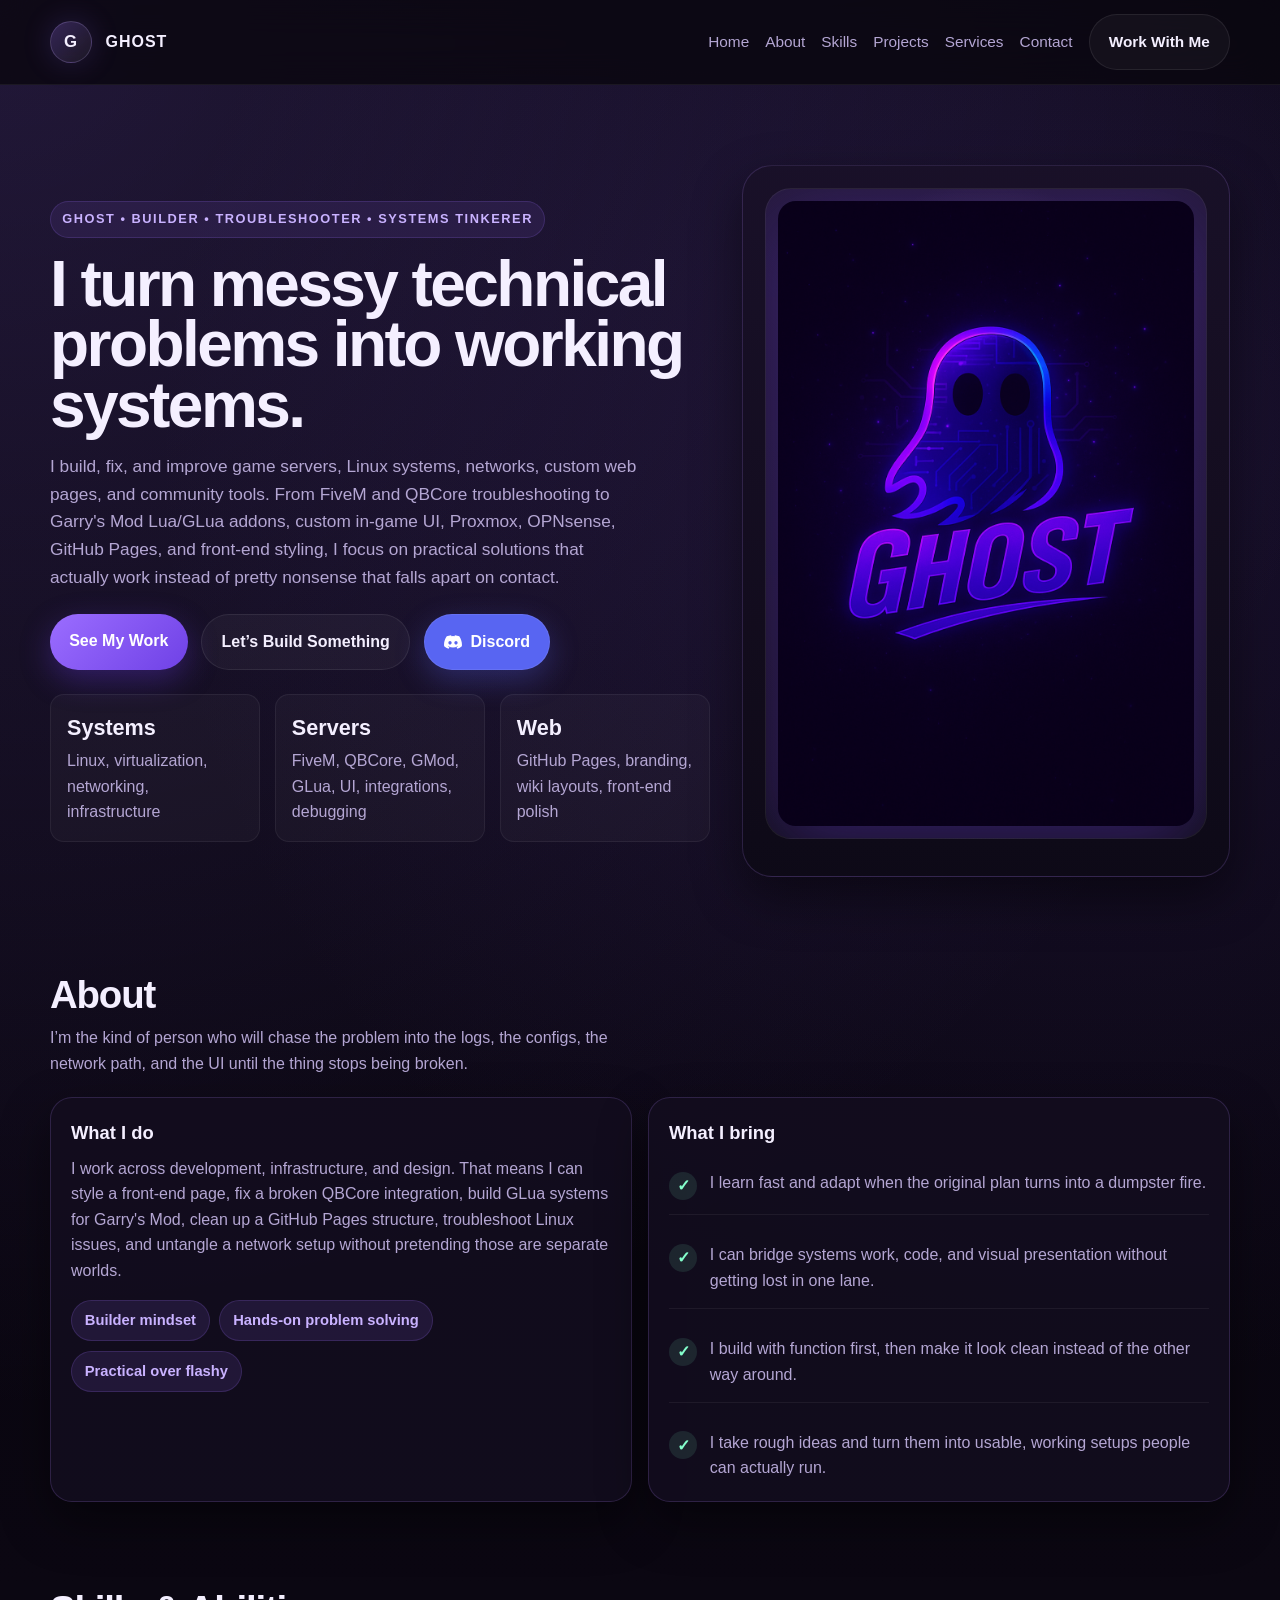
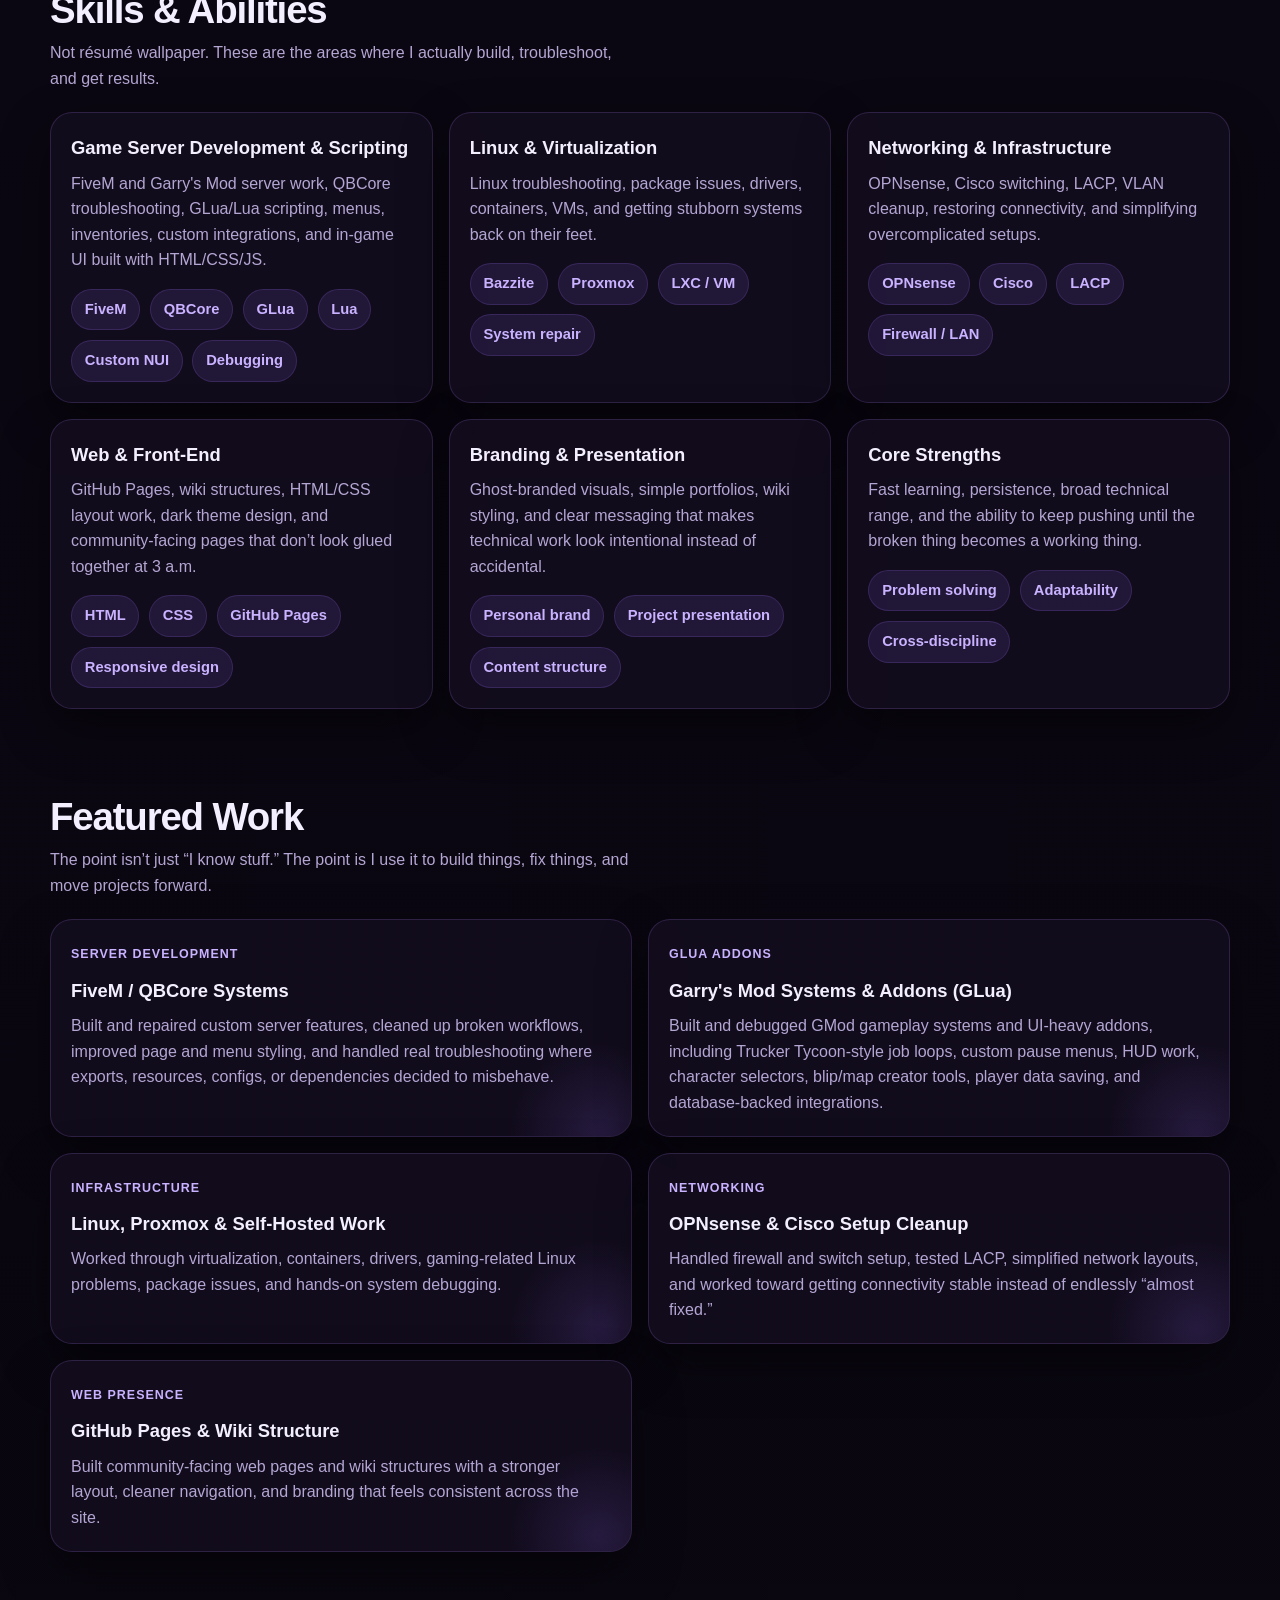
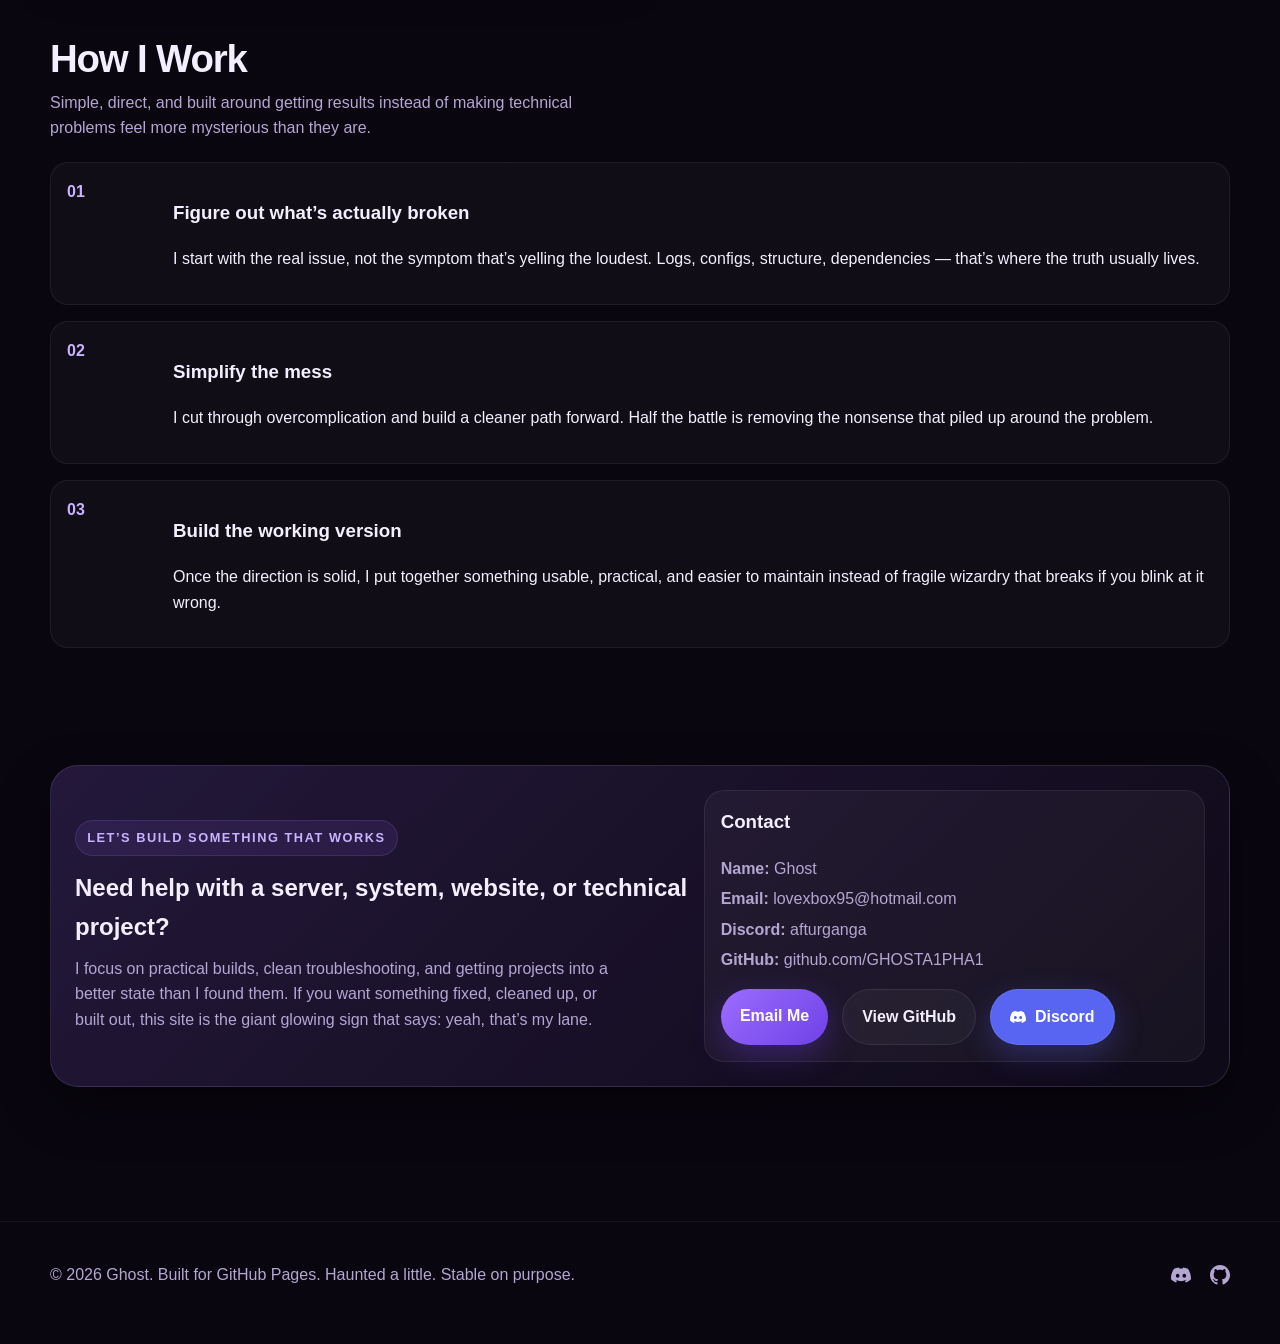
<file: index.html>
<!DOCTYPE html>
<html lang="en">
<head>
  <meta charset="UTF-8" />
  <meta name="viewport" content="width=device-width, initial-scale=1.0" />
  <title>Ghost | Builder, Troubleshooter, Systems Tinkerer</title>
  <meta name="description" content="Ghost builds, fixes, and improves game servers, GLua and Lua systems, Linux infrastructure, networks, and custom web projects." />
  <link rel="icon" type="image/svg+xml" href="data:image/svg+xml,%3Csvg xmlns='http://www.w3.org/2000/svg' viewBox='0 0 100 100'%3E%3Ccircle cx='50' cy='50' r='50' fill='%239b6dff'/%3E%3Ctext x='50' y='68' font-size='55' font-weight='800' font-family='Inter,sans-serif' text-anchor='middle' fill='white'%3EG%3C/text%3E%3C/svg%3E" />
  <link rel="stylesheet" href="assets/css/style.css?v=1.1" />
</head>
<body>
  <header class="topbar">
    <div class="container nav">
      <a class="brand" href="#home" aria-label="Ghost home">
        <span class="brand-mark">G</span>
        <span>Ghost</span>
      </a>

      <button class="menu-toggle" aria-label="Toggle navigation menu">
        <span></span>
        <span></span>
        <span></span>
      </button>

      <nav class="nav-links" aria-label="Primary navigation">
        <a href="./">Home</a>
        <a href="about/">About</a>
        <a href="skills/">Skills</a>
        <a href="projects/">Projects</a>
        <a href="services/">Services</a>
        <a href="contact/">Contact</a>
        <a class="button secondary" href="contact/">Work With Me</a>
      </nav>
    </div>
  </header>

  <main id="home">
    <section class="hero">
      <div class="container hero-grid">
        <div>
          <span class="eyebrow">Ghost • Builder • Troubleshooter • Systems Tinkerer</span>
          <h1>I turn messy technical problems into working systems.</h1>
          <p>
            I build, fix, and improve game servers, Linux systems, networks, custom web pages, and community tools.
            From FiveM and QBCore troubleshooting to Garry's Mod Lua/GLua addons, custom in-game UI, Proxmox,
            OPNsense, GitHub Pages, and front-end styling, I focus on practical solutions that actually work instead of pretty nonsense that falls apart on contact.
          </p>

          <div class="hero-actions">
            <a class="button primary" href="projects/">See My Work</a>
            <a class="button secondary" href="contact/">Let’s Build Something</a>
            <a class="button discord" href="https://discord.gg/aFdG89ye7g" target="_blank" rel="noopener">
              <svg xmlns="http://www.w3.org/2000/svg" viewBox="0 0 127.14 96.36" width="18" height="18" fill="currentColor" style="vertical-align: middle;">
                <path d="M107.7,8.07A105.15,105.15,0,0,0,77.26,0a77.19,77.19,0,0,0-3.3,6.83A96.67,96.67,0,0,0,53.22,6.83,77.19,77.19,0,0,0,49.88,0,105.15,105.15,0,0,0,19.44,8.07C3.66,31.58-1.86,54.65,1,77.53A105.73,105.73,0,0,0,32,96.36a77.7,77.7,0,0,0,6.63-10.85,68.43,68.43,0,0,1-10.4-5A52.91,52.91,0,0,0,30,78.89a75.76,75.76,0,0,0,67.18,0,52.91,52.91,0,0,0,1.75,1.66,68.43,68.43,0,0,1-10.4,5,77.7,77.7,0,0,0,6.63,10.85,105.73,105.73,0,0,0,31-18.83C129,54.65,122.58,31.58,107.7,8.07ZM42.45,65.69C36.18,65.69,31,60,31,53S36.18,40.36,42.45,40.36,53.9,46,53.9,53,48.72,65.69,42.45,65.69Zm42.24,0C78.41,65.69,73.24,60,73.24,53S78.41,40.36,84.69,40.36,96.14,46,96.14,53,91,65.69,84.69,65.69Z"/>
              </svg>
              Discord
            </a>
          </div>

          <div class="stats" aria-label="Highlights">
            <div class="stat">
              <strong>Systems</strong>
              <span class="muted">Linux, virtualization, networking, infrastructure</span>
            </div>
            <div class="stat">
              <strong>Servers</strong>
              <span class="muted">FiveM, QBCore, GMod, GLua, UI, integrations, debugging</span>
            </div>
            <div class="stat">
              <strong>Web</strong>
              <span class="muted">GitHub Pages, branding, wiki layouts, front-end polish</span>
            </div>
          </div>
        </div>

        <div class="hero-card">
          <div class="hero-image-wrap">
            <img src="assets/images/ghost-hero.png" alt="Ghost illustration" class="hero-card-image" />
          </div>
        </div>
      </div>
    </section>

    <section class="section" id="about">
      <div class="container">
        <div class="section-header">
          <div>
            <h2>About</h2>
            <p>I’m the kind of person who will chase the problem into the logs, the configs, the network path, and the UI until the thing stops being broken.</p>
          </div>
        </div>

        <div class="grid two">
          <article class="card">
            <h3>What I do</h3>
            <p>
              I work across development, infrastructure, and design. That means I can style a front-end page,
              fix a broken QBCore integration, build GLua systems for Garry's Mod, clean up a GitHub Pages structure,
              troubleshoot Linux issues, and untangle a network setup without pretending those are separate worlds.
            </p>
            <div class="pill-row">
              <span class="pill">Builder mindset</span>
              <span class="pill">Hands-on problem solving</span>
              <span class="pill">Practical over flashy</span>
            </div>
          </article>

          <article class="card">
            <h3>What I bring</h3>
            <ul class="skill-list">
              <li><span class="check">✓</span><span>I learn fast and adapt when the original plan turns into a dumpster fire.</span></li>
              <li><span class="check">✓</span><span>I can bridge systems work, code, and visual presentation without getting lost in one lane.</span></li>
              <li><span class="check">✓</span><span>I build with function first, then make it look clean instead of the other way around.</span></li>
              <li><span class="check">✓</span><span>I take rough ideas and turn them into usable, working setups people can actually run.</span></li>
            </ul>
          </article>
        </div>
      </div>
    </section>

    <section class="section" id="skills">
      <div class="container">
        <div class="section-header">
          <div>
            <h2>Skills & Abilities</h2>
            <p>Not résumé wallpaper. These are the areas where I actually build, troubleshoot, and get results.</p>
          </div>
        </div>

        <div class="grid three">
          <article class="card">
            <h3>Game Server Development & Scripting</h3>
            <p>FiveM and Garry's Mod server work, QBCore troubleshooting, GLua/Lua scripting, menus, inventories, custom integrations, and in-game UI built with HTML/CSS/JS.</p>
            <div class="pill-row">
              <span class="pill">FiveM</span>
              <span class="pill">QBCore</span>
              <span class="pill">GLua</span>
              <span class="pill">Lua</span>
              <span class="pill">Custom NUI</span>
              <span class="pill">Debugging</span>
            </div>
          </article>

          <article class="card">
            <h3>Linux & Virtualization</h3>
            <p>Linux troubleshooting, package issues, drivers, containers, VMs, and getting stubborn systems back on their feet.</p>
            <div class="pill-row">
              <span class="pill">Bazzite</span>
              <span class="pill">Proxmox</span>
              <span class="pill">LXC / VM</span>
              <span class="pill">System repair</span>
            </div>
          </article>

          <article class="card">
            <h3>Networking & Infrastructure</h3>
            <p>OPNsense, Cisco switching, LACP, VLAN cleanup, restoring connectivity, and simplifying overcomplicated setups.</p>
            <div class="pill-row">
              <span class="pill">OPNsense</span>
              <span class="pill">Cisco</span>
              <span class="pill">LACP</span>
              <span class="pill">Firewall / LAN</span>
            </div>
          </article>

          <article class="card">
            <h3>Web & Front-End</h3>
            <p>GitHub Pages, wiki structures, HTML/CSS layout work, dark theme design, and community-facing pages that don’t look glued together at 3 a.m.</p>
            <div class="pill-row">
              <span class="pill">HTML</span>
              <span class="pill">CSS</span>
              <span class="pill">GitHub Pages</span>
              <span class="pill">Responsive design</span>
            </div>
          </article>

          <article class="card">
            <h3>Branding & Presentation</h3>
            <p>Ghost-branded visuals, simple portfolios, wiki styling, and clear messaging that makes technical work look intentional instead of accidental.</p>
            <div class="pill-row">
              <span class="pill">Personal brand</span>
              <span class="pill">Project presentation</span>
              <span class="pill">Content structure</span>
            </div>
          </article>

          <article class="card">
            <h3>Core Strengths</h3>
            <p>Fast learning, persistence, broad technical range, and the ability to keep pushing until the broken thing becomes a working thing.</p>
            <div class="pill-row">
              <span class="pill">Problem solving</span>
              <span class="pill">Adaptability</span>
              <span class="pill">Cross-discipline</span>
            </div>
          </article>
        </div>
      </div>
    </section>

    <section class="section" id="projects">
      <div class="container">
        <div class="section-header">
          <div>
            <h2>Featured Work</h2>
            <p>The point isn’t just “I know stuff.” The point is I use it to build things, fix things, and move projects forward.</p>
          </div>
        </div>

        <div class="grid two">
          <article class="card project-card">
            <span class="project-tag">Server Development</span>
            <h3>FiveM / QBCore Systems</h3>
            <p>
              Built and repaired custom server features, cleaned up broken workflows, improved page and menu styling,
              and handled real troubleshooting where exports, resources, configs, or dependencies decided to misbehave.
            </p>
          </article>

          <article class="card project-card">
            <span class="project-tag">GLua Addons</span>
            <h3>Garry's Mod Systems & Addons (GLua)</h3>
            <p>
              Built and debugged GMod gameplay systems and UI-heavy addons, including Trucker Tycoon-style job loops,
              custom pause menus, HUD work, character selectors, blip/map creator tools, player data saving, and database-backed integrations.
            </p>
          </article>

          <article class="card project-card">
            <span class="project-tag">Infrastructure</span>
            <h3>Linux, Proxmox & Self-Hosted Work</h3>
            <p>
              Worked through virtualization, containers, drivers, gaming-related Linux problems, package issues, and hands-on system debugging.
            </p>
          </article>

          <article class="card project-card">
            <span class="project-tag">Networking</span>
            <h3>OPNsense & Cisco Setup Cleanup</h3>
            <p>
              Handled firewall and switch setup, tested LACP, simplified network layouts, and worked toward getting connectivity stable instead of endlessly “almost fixed.”
            </p>
          </article>

          <article class="card project-card">
            <span class="project-tag">Web Presence</span>
            <h3>GitHub Pages & Wiki Structure</h3>
            <p>
              Built community-facing web pages and wiki structures with a stronger layout, cleaner navigation, and branding that feels consistent across the site.
            </p>
          </article>
        </div>
      </div>
    </section>

    <section class="section" id="process">
      <div class="container">
        <div class="section-header">
          <div>
            <h2>How I Work</h2>
            <p>Simple, direct, and built around getting results instead of making technical problems feel more mysterious than they are.</p>
          </div>
        </div>

        <div class="timeline">
          <div class="timeline-item">
            <div class="time">01</div>
            <div>
              <h3>Figure out what’s actually broken</h3>
              <p>I start with the real issue, not the symptom that’s yelling the loudest. Logs, configs, structure, dependencies — that’s where the truth usually lives.</p>
            </div>
          </div>

          <div class="timeline-item">
            <div class="time">02</div>
            <div>
              <h3>Simplify the mess</h3>
              <p>I cut through overcomplication and build a cleaner path forward. Half the battle is removing the nonsense that piled up around the problem.</p>
            </div>
          </div>

          <div class="timeline-item">
            <div class="time">03</div>
            <div>
              <h3>Build the working version</h3>
              <p>Once the direction is solid, I put together something usable, practical, and easier to maintain instead of fragile wizardry that breaks if you blink at it wrong.</p>
            </div>
          </div>
        </div>
      </div>
    </section>

    <section class="section" id="contact">
      <div class="container">
        <div class="cta">
          <div class="cta-grid">
            <div>
              <span class="eyebrow">Let’s Build Something That Works</span>
              <h2 class="cta-title">Need help with a server, system, website, or technical project?</h2>
              <p class="muted cta-text">
                I focus on practical builds, clean troubleshooting, and getting projects into a better state than I found them.
                If you want something fixed, cleaned up, or built out, this site is the giant glowing sign that says: yeah, that’s my lane.
              </p>
            </div>

            <aside class="contact-box">
              <h3 class="contact-title">Contact</h3>
              <p><strong>Name:</strong> Ghost</p>
              <p><strong>Email:</strong> lovexbox95@hotmail.com</p>
              <p><strong>Discord:</strong> <a href="https://discord.gg/aFdG89ye7g" target="_blank" rel="noopener">afturganga</a></p>
              <p><strong>GitHub:</strong> <a href="https://github.com/GHOSTA1PHA1" target="_blank" rel="noopener">github.com/GHOSTA1PHA1</a></p>
              <div class="hero-actions contact-actions">
                <a class="button primary" href="mailto:lovexbox95@hotmail.com">Email Me</a>
                <a class="button secondary" href="https://github.com/GHOSTA1PHA1" target="_blank" rel="noopener">View GitHub</a>
                <a class="button discord" href="https://discord.gg/aFdG89ye7g" target="_blank" rel="noopener">
                  <svg xmlns="http://www.w3.org/2000/svg" viewBox="0 0 127.14 96.36" width="16" height="16" fill="currentColor" style="vertical-align: middle;">
                    <path d="M107.7,8.07A105.15,105.15,0,0,0,77.26,0a77.19,77.19,0,0,0-3.3,6.83A96.67,96.67,0,0,0,53.22,6.83,77.19,77.19,0,0,0,49.88,0,105.15,105.15,0,0,0,19.44,8.07C3.66,31.58-1.86,54.65,1,77.53A105.73,105.73,0,0,0,32,96.36a77.7,77.7,0,0,0,6.63-10.85,68.43,68.43,0,0,1-10.4-5A52.91,52.91,0,0,0,30,78.89a75.76,75.76,0,0,0,67.18,0,52.91,52.91,0,0,0,1.75,1.66,68.43,68.43,0,0,1-10.4,5,77.7,77.7,0,0,0,6.63,10.85,105.73,105.73,0,0,0,31-18.83C129,54.65,122.58,31.58,107.7,8.07ZM42.45,65.69C36.18,65.69,31,60,31,53S36.18,40.36,42.45,40.36,53.9,46,53.9,53,48.72,65.69,42.45,65.69Zm42.24,0C78.41,65.69,73.24,60,73.24,53S78.41,40.36,84.69,40.36,96.14,46,96.14,53,91,65.69,84.69,65.69Z"/>
                  </svg>
                  Discord
                </a>
              </div>
            </aside>
          </div>
        </div>
      </div>
    </section>
  </main>

  <footer>
    <div class="container footer-content">
      <p>© <span id="year"></span> Ghost. Built for GitHub Pages. Haunted a little. Stable on purpose.</p>
      <div class="footer-socials">
        <a href="https://discord.gg/aFdG89ye7g" target="_blank" rel="noopener" aria-label="Discord Server">
          <svg xmlns="http://www.w3.org/2000/svg" viewBox="0 0 127.14 96.36" width="20" height="20" fill="currentColor">
            <path d="M107.7,8.07A105.15,105.15,0,0,0,77.26,0a77.19,77.19,0,0,0-3.3,6.83A96.67,96.67,0,0,0,53.22,6.83,77.19,77.19,0,0,0,49.88,0,105.15,105.15,0,0,0,19.44,8.07C3.66,31.58-1.86,54.65,1,77.53A105.73,105.73,0,0,0,32,96.36a77.7,77.7,0,0,0,6.63-10.85,68.43,68.43,0,0,1-10.4-5A52.91,52.91,0,0,0,30,78.89a75.76,75.76,0,0,0,67.18,0,52.91,52.91,0,0,0,1.75,1.66,68.43,68.43,0,0,1-10.4,5,77.7,77.7,0,0,0,6.63,10.85,105.73,105.73,0,0,0,31-18.83C129,54.65,122.58,31.58,107.7,8.07ZM42.45,65.69C36.18,65.69,31,60,31,53S36.18,40.36,42.45,40.36,53.9,46,53.9,53,48.72,65.69,42.45,65.69Zm42.24,0C78.41,65.69,73.24,60,73.24,53S78.41,40.36,84.69,40.36,96.14,46,96.14,53,91,65.69,84.69,65.69Z"/>
          </svg>
        </a>
        <a href="https://github.com/GHOSTA1PHA1" target="_blank" rel="noopener" aria-label="GitHub Profile">
          <svg xmlns="http://www.w3.org/2000/svg" viewBox="0 0 24 24" width="20" height="20" fill="currentColor">
            <path d="M12 0c-6.626 0-12 5.373-12 12 0 5.302 3.438 9.8 8.207 11.387.599.111.793-.261.793-.577v-2.234c-3.338.726-4.033-1.416-4.033-1.416-.546-1.387-1.333-1.756-1.333-1.756-1.089-.745.083-.729.083-.729 1.205.084 1.839 1.237 1.839 1.237 1.07 1.834 2.807 1.304 3.492.997.107-.775.418-1.305.762-1.604-2.665-.305-5.467-1.334-5.467-5.931 0-1.311.469-2.381 1.236-3.221-.124-.303-.535-1.524.117-3.176 0 0 1.008-.322 3.301 1.23.957-.266 1.983-.399 3.003-.404 1.02.005 2.047.138 3.006.404 2.291-1.552 3.297-1.23 3.297-1.23.653 1.653.242 2.874.118 3.176.77.84 1.235 1.911 1.235 3.221 0 4.609-2.807 5.624-5.479 5.921.43.372.823 1.102.823 2.222v3.293c0 .319.192.694.801.576 4.765-1.589 8.199-6.086 8.199-11.386 0-6.627-5.373-12-12-12z"/>
          </svg>
        </a>
      </div>
    </div>
  </footer>
  <script src="assets/js/main.js"></script>
</body>
</html>
</file>
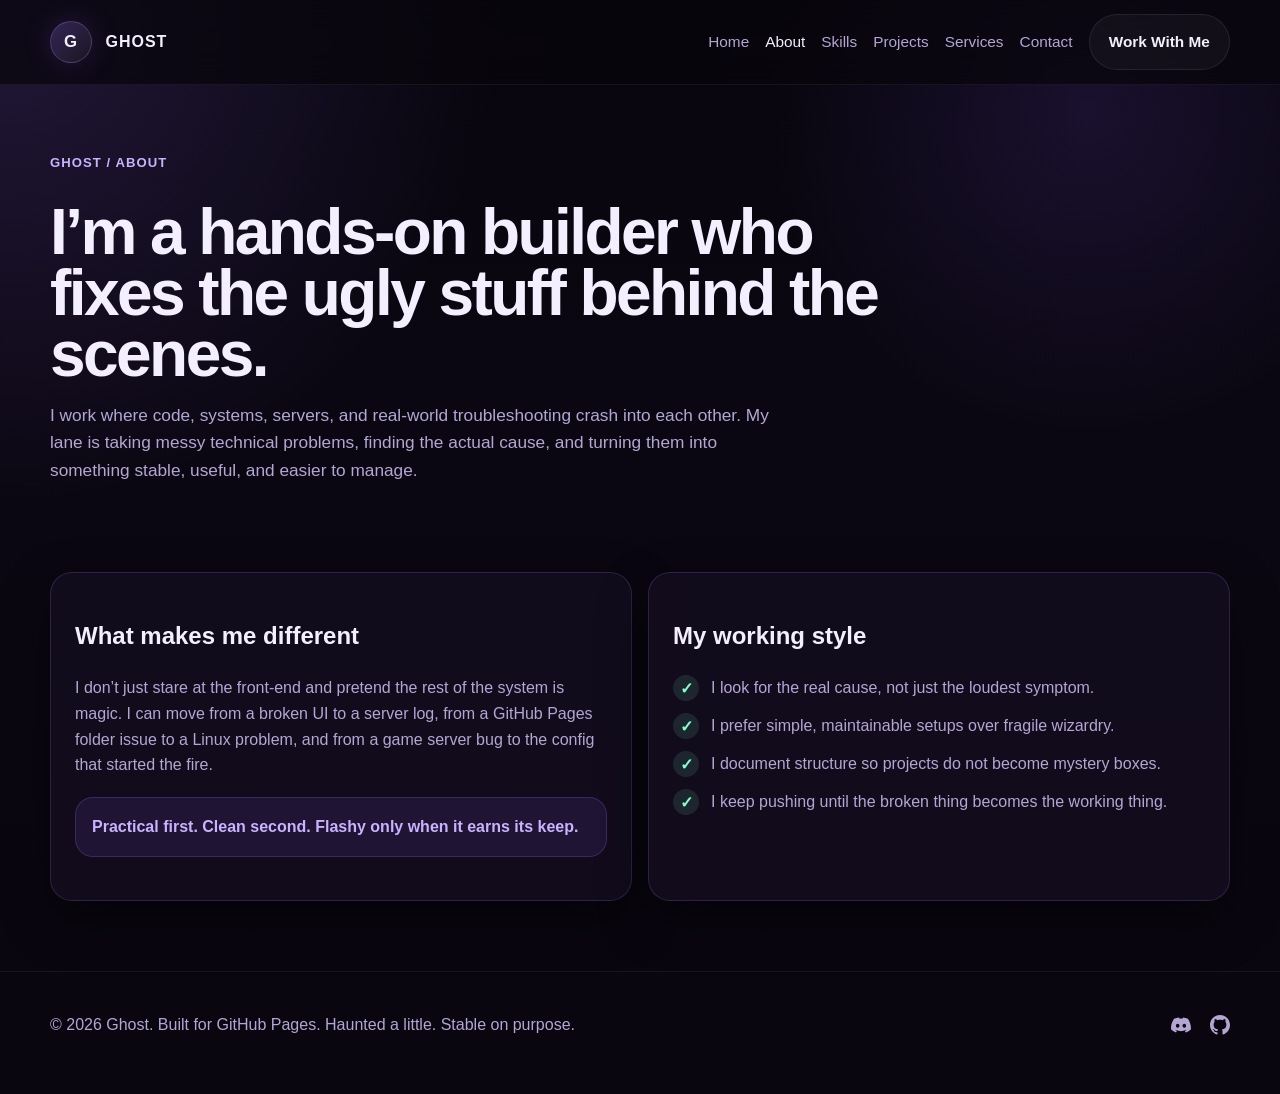
<file: about/index.html>
<!DOCTYPE html>
<html lang="en">
<head>
  <meta charset="UTF-8" />
  <meta name="viewport" content="width=device-width, initial-scale=1.0" />
  <title>About Ghost | Builder, Troubleshooter, Systems Tinkerer</title>
  <meta name="description" content="Learn about Ghost's practical technical background across game servers, Linux, networking, and web projects." />
  <link rel="icon" type="image/svg+xml" href="data:image/svg+xml,%3Csvg xmlns='http://www.w3.org/2000/svg' viewBox='0 0 100 100'%3E%3Ccircle cx='50' cy='50' r='50' fill='%239b6dff'/%3E%3Ctext x='50' y='68' font-size='55' font-weight='800' font-family='Inter,sans-serif' text-anchor='middle' fill='white'%3EG%3C/text%3E%3C/svg%3E" />
  <link rel="stylesheet" href="../assets/css/style.css?v=1.1" />
</head>
<body>
  <header class="topbar">
    <div class="container nav">
      <a class="brand" href="../" aria-label="Ghost home">
        <span class="brand-mark">G</span>
        <span>Ghost</span>
      </a>

      <button class="menu-toggle" aria-label="Toggle navigation menu">
        <span></span>
        <span></span>
        <span></span>
      </button>

      <nav class="nav-links" aria-label="Primary navigation">
        <a href="../">Home</a>
        <a href="../about/" class="active">About</a>
        <a href="../skills/">Skills</a>
        <a href="../projects/">Projects</a>
        <a href="../services/">Services</a>
        <a href="../contact/">Contact</a>
        <a class="button secondary" href="../contact/">Work With Me</a>
      </nav>
    </div>
  </header>

  <main>
    <section class="page-hero">
      <div class="container">
        <span class="breadcrumb">Ghost / About</span>
        <h1>I’m a hands-on builder who fixes the ugly stuff behind the scenes.</h1>
        <p>
          I work where code, systems, servers, and real-world troubleshooting crash into each other.
          My lane is taking messy technical problems, finding the actual cause, and turning them into something stable, useful, and easier to manage.
        </p>
      </div>
    </section>

    <section class="section">
      <div class="container grid two">
        <article class="page-card-large">
          <h2>What makes me different</h2>
          <p>
            I don’t just stare at the front-end and pretend the rest of the system is magic.
            I can move from a broken UI to a server log, from a GitHub Pages folder issue to a Linux problem,
            and from a game server bug to the config that started the fire.
          </p>
          <div class="callout">Practical first. Clean second. Flashy only when it earns its keep.</div>
        </article>

        <article class="page-card-large">
          <h2>My working style</h2>
          <ul class="feature-list">
            <li>I look for the real cause, not just the loudest symptom.</li>
            <li>I prefer simple, maintainable setups over fragile wizardry.</li>
            <li>I document structure so projects do not become mystery boxes.</li>
            <li>I keep pushing until the broken thing becomes the working thing.</li>
          </ul>
        </article>
      </div>
    </section>
  </main>

  <footer>
    <div class="container footer-content">
      <p>© <span id="year"></span> Ghost. Built for GitHub Pages. Haunted a little. Stable on purpose.</p>
      <div class="footer-socials">
        <a href="https://discord.gg/aFdG89ye7g" target="_blank" rel="noopener" aria-label="Discord Server">
          <svg xmlns="http://www.w3.org/2000/svg" viewBox="0 0 127.14 96.36" width="20" height="20" fill="currentColor">
            <path d="M107.7,8.07A105.15,105.15,0,0,0,77.26,0a77.19,77.19,0,0,0-3.3,6.83A96.67,96.67,0,0,0,53.22,6.83,77.19,77.19,0,0,0,49.88,0,105.15,105.15,0,0,0,19.44,8.07C3.66,31.58-1.86,54.65,1,77.53A105.73,105.73,0,0,0,32,96.36a77.7,77.7,0,0,0,6.63-10.85,68.43,68.43,0,0,1-10.4-5A52.91,52.91,0,0,0,30,78.89a75.76,75.76,0,0,0,67.18,0,52.91,52.91,0,0,0,1.75,1.66,68.43,68.43,0,0,1-10.4,5,77.7,77.7,0,0,0,6.63,10.85,105.73,105.73,0,0,0,31-18.83C129,54.65,122.58,31.58,107.7,8.07ZM42.45,65.69C36.18,65.69,31,60,31,53S36.18,40.36,42.45,40.36,53.9,46,53.9,53,48.72,65.69,42.45,65.69Zm42.24,0C78.41,65.69,73.24,60,73.24,53S78.41,40.36,84.69,40.36,96.14,46,96.14,53,91,65.69,84.69,65.69Z"/>
          </svg>
        </a>
        <a href="https://github.com/GHOSTA1PHA1" target="_blank" rel="noopener" aria-label="GitHub Profile">
          <svg xmlns="http://www.w3.org/2000/svg" viewBox="0 0 24 24" width="20" height="20" fill="currentColor">
            <path d="M12 0c-6.626 0-12 5.373-12 12 0 5.302 3.438 9.8 8.207 11.387.599.111.793-.261.793-.577v-2.234c-3.338.726-4.033-1.416-4.033-1.416-.546-1.387-1.333-1.756-1.333-1.756-1.089-.745.083-.729.083-.729 1.205.084 1.839 1.237 1.839 1.237 1.07 1.834 2.807 1.304 3.492.997.107-.775.418-1.305.762-1.604-2.665-.305-5.467-1.334-5.467-5.931 0-1.311.469-2.381 1.236-3.221-.124-.303-.535-1.524.117-3.176 0 0 1.008-.322 3.301 1.23.957-.266 1.983-.399 3.003-.404 1.02.005 2.047.138 3.006.404 2.291-1.552 3.297-1.23 3.297-1.23.653 1.653.242 2.874.118 3.176.77.84 1.235 1.911 1.235 3.221 0 4.609-2.807 5.624-5.479 5.921.43.372.823 1.102.823 2.222v3.293c0 .319.192.694.801.576 4.765-1.589 8.199-6.086 8.199-11.386 0-6.627-5.373-12-12-12z"/>
          </svg>
        </a>
      </div>
    </div>
  </footer>

  <script src="../assets/js/main.js"></script>
</body>
</html>
</file>
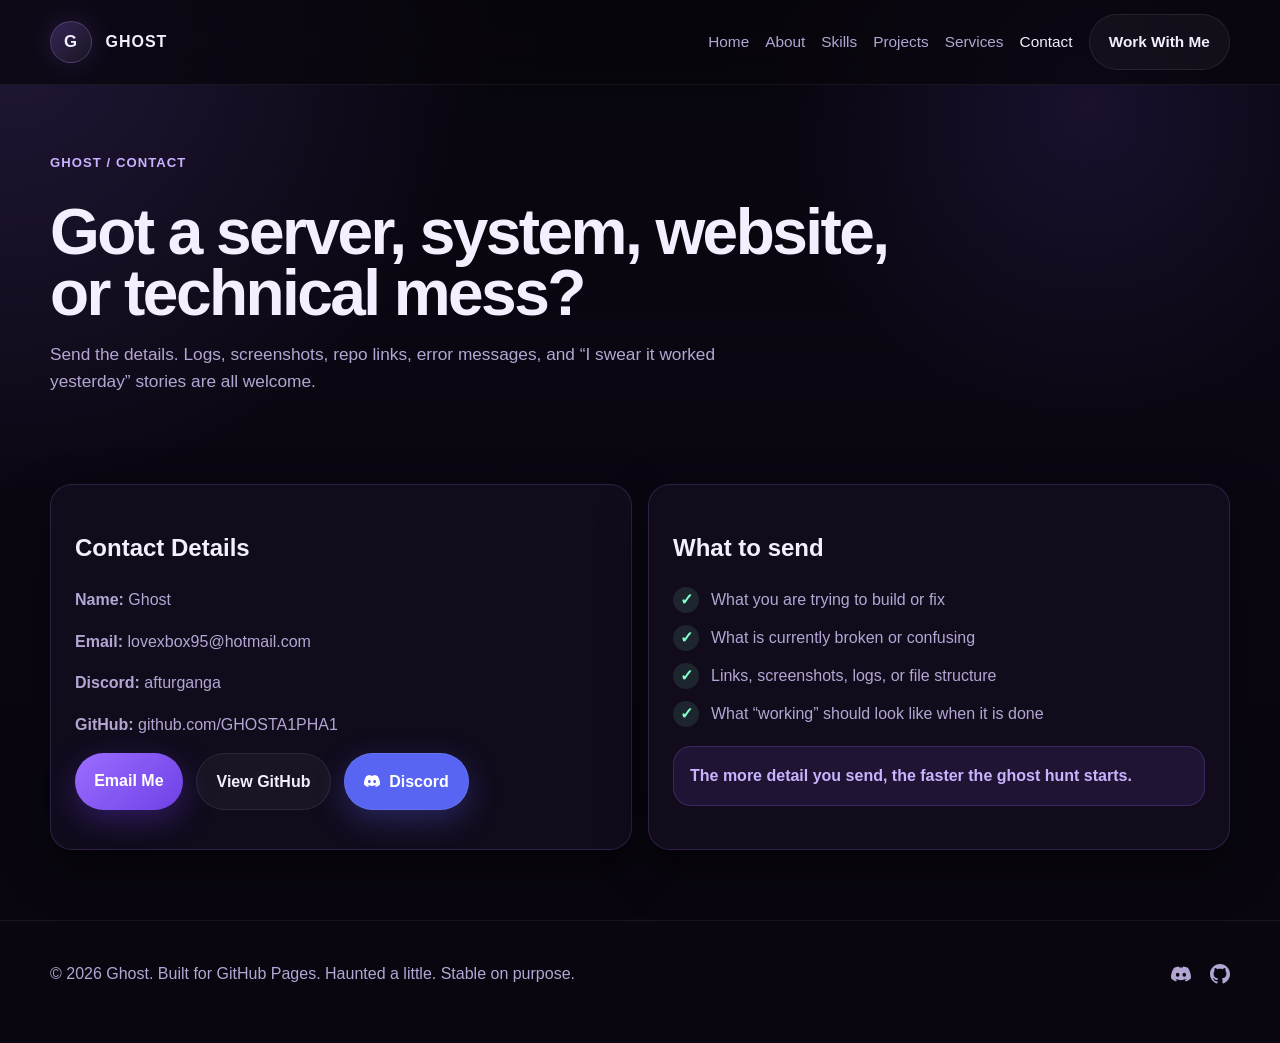
<file: contact/index.html>
<!DOCTYPE html>
<html lang="en">
<head>
  <meta charset="UTF-8" />
  <meta name="viewport" content="width=device-width, initial-scale=1.0" />
  <title>Contact | Ghost</title>
  <meta name="description" content="Contact Ghost for technical projects, server work, web pages, Linux troubleshooting, and practical system help." />
  <link rel="icon" type="image/svg+xml" href="data:image/svg+xml,%3Csvg xmlns='http://www.w3.org/2000/svg' viewBox='0 0 100 100'%3E%3Ccircle cx='50' cy='50' r='50' fill='%239b6dff'/%3E%3Ctext x='50' y='68' font-size='55' font-weight='800' font-family='Inter,sans-serif' text-anchor='middle' fill='white'%3EG%3C/text%3E%3C/svg%3E" />
  <link rel="stylesheet" href="../assets/css/style.css?v=1.1" />
</head>
<body>
  <header class="topbar">
    <div class="container nav">
      <a class="brand" href="../" aria-label="Ghost home">
        <span class="brand-mark">G</span>
        <span>Ghost</span>
      </a>

      <button class="menu-toggle" aria-label="Toggle navigation menu">
        <span></span>
        <span></span>
        <span></span>
      </button>

      <nav class="nav-links" aria-label="Primary navigation">
        <a href="../">Home</a>
        <a href="../about/">About</a>
        <a href="../skills/">Skills</a>
        <a href="../projects/">Projects</a>
        <a href="../services/">Services</a>
        <a href="../contact/" class="active">Contact</a>
        <a class="button secondary" href="../contact/">Work With Me</a>
      </nav>
    </div>
  </header>

  <main>
    <section class="page-hero">
      <div class="container">
        <span class="breadcrumb">Ghost / Contact</span>
        <h1>Got a server, system, website, or technical mess?</h1>
        <p>
          Send the details. Logs, screenshots, repo links, error messages, and “I swear it worked yesterday” stories are all welcome.
        </p>
      </div>
    </section>

    <section class="section">
      <div class="container grid two">
        <article class="page-card-large">
          <h2>Contact Details</h2>
          <p><strong>Name:</strong> Ghost</p>
          <p><strong>Email:</strong> <a href="mailto:lovexbox95@hotmail.com">lovexbox95@hotmail.com</a></p>
          <p><strong>Discord:</strong> <a href="https://discord.gg/aFdG89ye7g" target="_blank" rel="noopener">afturganga</a></p>
          <p><strong>GitHub:</strong> <a href="https://github.com/GHOSTA1PHA1" target="_blank" rel="noopener">github.com/GHOSTA1PHA1</a></p>
          <div class="hero-actions contact-actions">
            <a class="button primary" href="mailto:lovexbox95@hotmail.com">Email Me</a>
            <a class="button secondary" href="https://github.com/GHOSTA1PHA1" target="_blank" rel="noopener">View GitHub</a>
            <a class="button discord" href="https://discord.gg/aFdG89ye7g" target="_blank" rel="noopener">
              <svg xmlns="http://www.w3.org/2000/svg" viewBox="0 0 127.14 96.36" width="16" height="16" fill="currentColor" style="vertical-align: middle;">
                <path d="M107.7,8.07A105.15,105.15,0,0,0,77.26,0a77.19,77.19,0,0,0-3.3,6.83A96.67,96.67,0,0,0,53.22,6.83,77.19,77.19,0,0,0,49.88,0,105.15,105.15,0,0,0,19.44,8.07C3.66,31.58-1.86,54.65,1,77.53A105.73,105.73,0,0,0,32,96.36a77.7,77.7,0,0,0,6.63-10.85,68.43,68.43,0,0,1-10.4-5A52.91,52.91,0,0,0,30,78.89a75.76,75.76,0,0,0,67.18,0,52.91,52.91,0,0,0,1.75,1.66,68.43,68.43,0,0,1-10.4,5,77.7,77.7,0,0,0,6.63,10.85,105.73,105.73,0,0,0,31-18.83C129,54.65,122.58,31.58,107.7,8.07ZM42.45,65.69C36.18,65.69,31,60,31,53S36.18,40.36,42.45,40.36,53.9,46,53.9,53,48.72,65.69,42.45,65.69Zm42.24,0C78.41,65.69,73.24,60,73.24,53S78.41,40.36,84.69,40.36,96.14,46,96.14,53,91,65.69,84.69,65.69Z"/>
              </svg>
              Discord
            </a>
          </div>
        </article>

        <article class="page-card-large">
          <h2>What to send</h2>
          <ul class="feature-list">
            <li>What you are trying to build or fix</li>
            <li>What is currently broken or confusing</li>
            <li>Links, screenshots, logs, or file structure</li>
            <li>What “working” should look like when it is done</li>
          </ul>
          <div class="callout">The more detail you send, the faster the ghost hunt starts.</div>
        </article>
      </div>
    </section>
  </main>

  <footer>
    <div class="container footer-content">
      <p>© <span id="year"></span> Ghost. Built for GitHub Pages. Haunted a little. Stable on purpose.</p>
      <div class="footer-socials">
        <a href="https://discord.gg/aFdG89ye7g" target="_blank" rel="noopener" aria-label="Discord Server">
          <svg xmlns="http://www.w3.org/2000/svg" viewBox="0 0 127.14 96.36" width="20" height="20" fill="currentColor">
            <path d="M107.7,8.07A105.15,105.15,0,0,0,77.26,0a77.19,77.19,0,0,0-3.3,6.83A96.67,96.67,0,0,0,53.22,6.83,77.19,77.19,0,0,0,49.88,0,105.15,105.15,0,0,0,19.44,8.07C3.66,31.58-1.86,54.65,1,77.53A105.73,105.73,0,0,0,32,96.36a77.7,77.7,0,0,0,6.63-10.85,68.43,68.43,0,0,1-10.4-5A52.91,52.91,0,0,0,30,78.89a75.76,75.76,0,0,0,67.18,0,52.91,52.91,0,0,0,1.75,1.66,68.43,68.43,0,0,1-10.4,5,77.7,77.7,0,0,0,6.63,10.85,105.73,105.73,0,0,0,31-18.83C129,54.65,122.58,31.58,107.7,8.07ZM42.45,65.69C36.18,65.69,31,60,31,53S36.18,40.36,42.45,40.36,53.9,46,53.9,53,48.72,65.69,42.45,65.69Zm42.24,0C78.41,65.69,73.24,60,73.24,53S78.41,40.36,84.69,40.36,96.14,46,96.14,53,91,65.69,84.69,65.69Z"/>
          </svg>
        </a>
        <a href="https://github.com/GHOSTA1PHA1" target="_blank" rel="noopener" aria-label="GitHub Profile">
          <svg xmlns="http://www.w3.org/2000/svg" viewBox="0 0 24 24" width="20" height="20" fill="currentColor">
            <path d="M12 0c-6.626 0-12 5.373-12 12 0 5.302 3.438 9.8 8.207 11.387.599.111.793-.261.793-.577v-2.234c-3.338.726-4.033-1.416-4.033-1.416-.546-1.387-1.333-1.756-1.333-1.756-1.089-.745.083-.729.083-.729 1.205.084 1.839 1.237 1.839 1.237 1.07 1.834 2.807 1.304 3.492.997.107-.775.418-1.305.762-1.604-2.665-.305-5.467-1.334-5.467-5.931 0-1.311.469-2.381 1.236-3.221-.124-.303-.535-1.524.117-3.176 0 0 1.008-.322 3.301 1.23.957-.266 1.983-.399 3.003-.404 1.02.005 2.047.138 3.006.404 2.291-1.552 3.297-1.23 3.297-1.23.653 1.653.242 2.874.118 3.176.77.84 1.235 1.911 1.235 3.221 0 4.609-2.807 5.624-5.479 5.921.43.372.823 1.102.823 2.222v3.293c0 .319.192.694.801.576 4.765-1.589 8.199-6.086 8.199-11.386 0-6.627-5.373-12-12-12z"/>
          </svg>
        </a>
      </div>
    </div>
  </footer>

  <script src="../assets/js/main.js"></script>
</body>
</html>
</file>
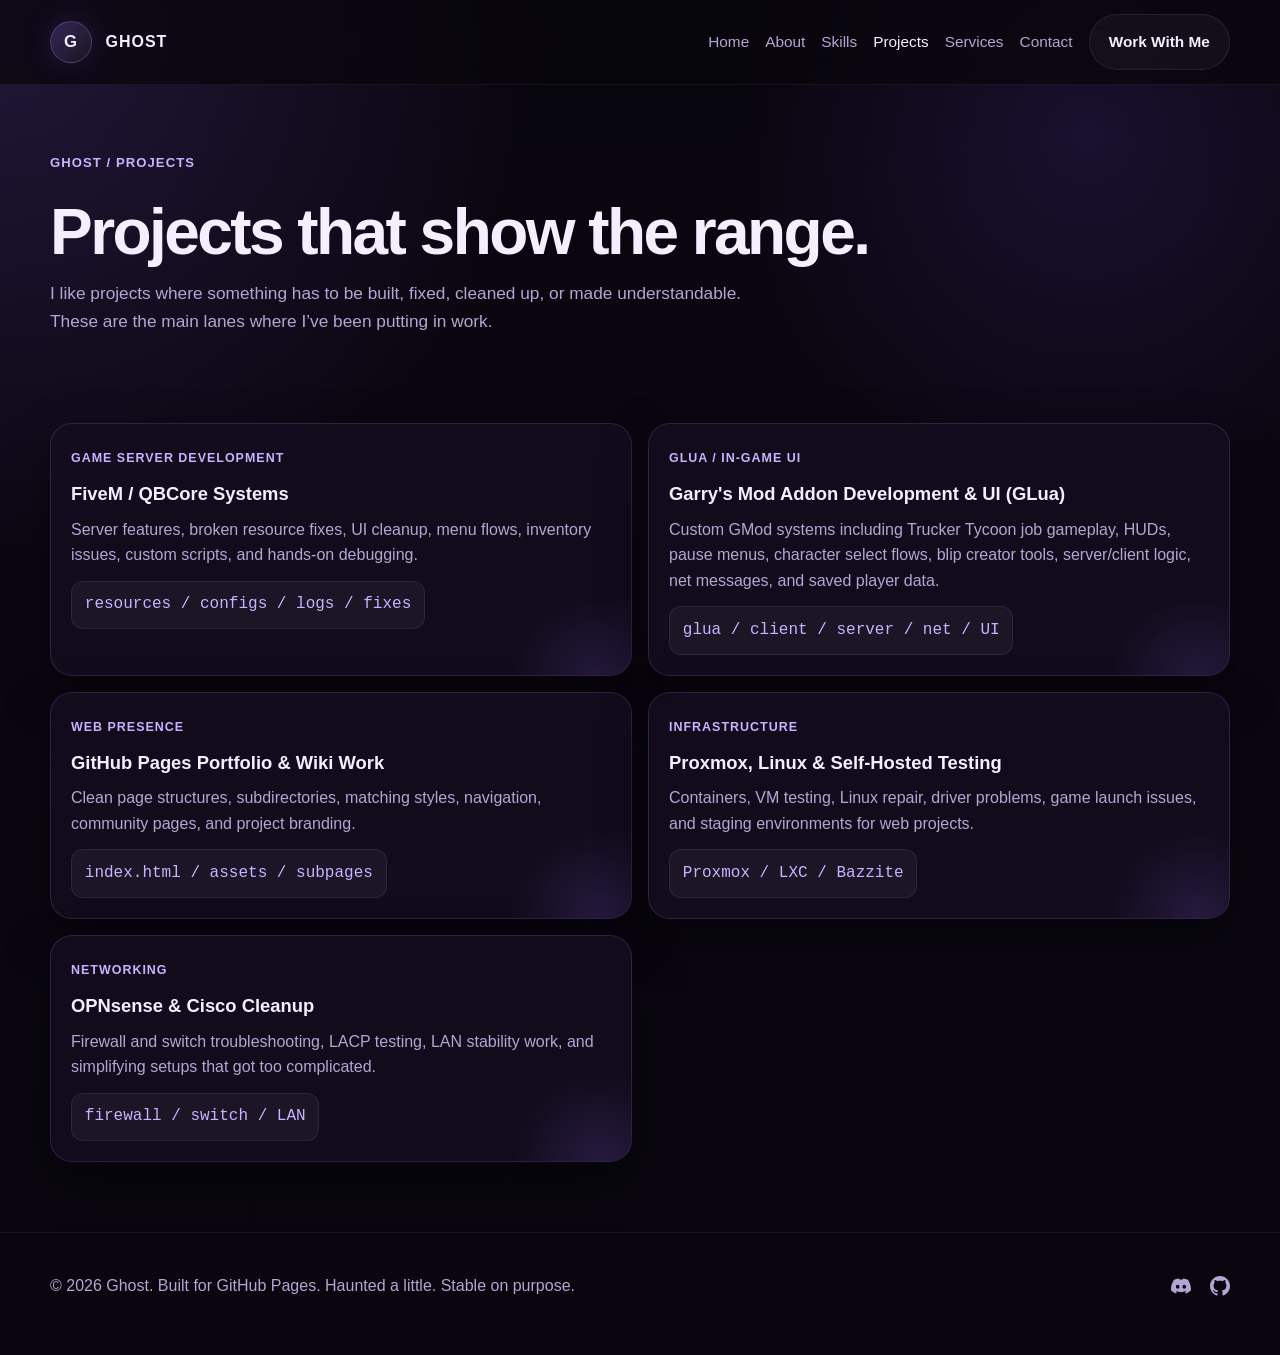
<file: projects/index.html>
<!DOCTYPE html>
<html lang="en">
<head>
  <meta charset="UTF-8" />
  <meta name="viewport" content="width=device-width, initial-scale=1.0" />
  <title>Projects | Ghost</title>
  <meta name="description" content="Featured Ghost projects and technical work across FiveM, GMod GLua addons, infrastructure, networking, and web pages." />
  <link rel="icon" type="image/svg+xml" href="data:image/svg+xml,%3Csvg xmlns='http://www.w3.org/2000/svg' viewBox='0 0 100 100'%3E%3Ccircle cx='50' cy='50' r='50' fill='%239b6dff'/%3E%3Ctext x='50' y='68' font-size='55' font-weight='800' font-family='Inter,sans-serif' text-anchor='middle' fill='white'%3EG%3C/text%3E%3C/svg%3E" />
  <link rel="stylesheet" href="../assets/css/style.css?v=1.1" />
</head>
<body>
  <header class="topbar">
    <div class="container nav">
      <a class="brand" href="../" aria-label="Ghost home">
        <span class="brand-mark">G</span>
        <span>Ghost</span>
      </a>

      <button class="menu-toggle" aria-label="Toggle navigation menu">
        <span></span>
        <span></span>
        <span></span>
      </button>

      <nav class="nav-links" aria-label="Primary navigation">
        <a href="../">Home</a>
        <a href="../about/">About</a>
        <a href="../skills/">Skills</a>
        <a href="../projects/" class="active">Projects</a>
        <a href="../services/">Services</a>
        <a href="../contact/">Contact</a>
        <a class="button secondary" href="../contact/">Work With Me</a>
      </nav>
    </div>
  </header>

  <main>
    <section class="page-hero">
      <div class="container">
        <span class="breadcrumb">Ghost / Projects</span>
        <h1>Projects that show the range.</h1>
        <p>
          I like projects where something has to be built, fixed, cleaned up, or made understandable.
          These are the main lanes where I’ve been putting in work.
        </p>
      </div>
    </section>

    <section class="section">
      <div class="container grid two">
        <article class="card project-card">
          <span class="project-tag">Game Server Development</span>
          <h3>FiveM / QBCore Systems</h3>
          <p>
            Server features, broken resource fixes, UI cleanup, menu flows, inventory issues, custom scripts, and hands-on debugging.
          </p>
          <span class="code-note">resources / configs / logs / fixes</span>
        </article>

        <article class="card project-card">
          <span class="project-tag">GLua / In-Game UI</span>
          <h3>Garry's Mod Addon Development & UI (GLua)</h3>
          <p>
            Custom GMod systems including Trucker Tycoon job gameplay, HUDs, pause menus, character select flows, blip creator tools, server/client logic, net messages, and saved player data.
          </p>
          <span class="code-note">glua / client / server / net / UI</span>
        </article>

        <article class="card project-card">
          <span class="project-tag">Web Presence</span>
          <h3>GitHub Pages Portfolio & Wiki Work</h3>
          <p>
            Clean page structures, subdirectories, matching styles, navigation, community pages, and project branding.
          </p>
          <span class="code-note">index.html / assets / subpages</span>
        </article>

        <article class="card project-card">
          <span class="project-tag">Infrastructure</span>
          <h3>Proxmox, Linux & Self-Hosted Testing</h3>
          <p>
            Containers, VM testing, Linux repair, driver problems, game launch issues, and staging environments for web projects.
          </p>
          <span class="code-note">Proxmox / LXC / Bazzite</span>
        </article>

        <article class="card project-card">
          <span class="project-tag">Networking</span>
          <h3>OPNsense & Cisco Cleanup</h3>
          <p>
            Firewall and switch troubleshooting, LACP testing, LAN stability work, and simplifying setups that got too complicated.
          </p>
          <span class="code-note">firewall / switch / LAN</span>
        </article>
      </div>
    </section>
  </main>

  <footer>
    <div class="container footer-content">
      <p>© <span id="year"></span> Ghost. Built for GitHub Pages. Haunted a little. Stable on purpose.</p>
      <div class="footer-socials">
        <a href="https://discord.gg/aFdG89ye7g" target="_blank" rel="noopener" aria-label="Discord Server">
          <svg xmlns="http://www.w3.org/2000/svg" viewBox="0 0 127.14 96.36" width="20" height="20" fill="currentColor">
            <path d="M107.7,8.07A105.15,105.15,0,0,0,77.26,0a77.19,77.19,0,0,0-3.3,6.83A96.67,96.67,0,0,0,53.22,6.83,77.19,77.19,0,0,0,49.88,0,105.15,105.15,0,0,0,19.44,8.07C3.66,31.58-1.86,54.65,1,77.53A105.73,105.73,0,0,0,32,96.36a77.7,77.7,0,0,0,6.63-10.85,68.43,68.43,0,0,1-10.4-5A52.91,52.91,0,0,0,30,78.89a75.76,75.76,0,0,0,67.18,0,52.91,52.91,0,0,0,1.75,1.66,68.43,68.43,0,0,1-10.4,5,77.7,77.7,0,0,0,6.63,10.85,105.73,105.73,0,0,0,31-18.83C129,54.65,122.58,31.58,107.7,8.07ZM42.45,65.69C36.18,65.69,31,60,31,53S36.18,40.36,42.45,40.36,53.9,46,53.9,53,48.72,65.69,42.45,65.69Zm42.24,0C78.41,65.69,73.24,60,73.24,53S78.41,40.36,84.69,40.36,96.14,46,96.14,53,91,65.69,84.69,65.69Z"/>
          </svg>
        </a>
        <a href="https://github.com/GHOSTA1PHA1" target="_blank" rel="noopener" aria-label="GitHub Profile">
          <svg xmlns="http://www.w3.org/2000/svg" viewBox="0 0 24 24" width="20" height="20" fill="currentColor">
            <path d="M12 0c-6.626 0-12 5.373-12 12 0 5.302 3.438 9.8 8.207 11.387.599.111.793-.261.793-.577v-2.234c-3.338.726-4.033-1.416-4.033-1.416-.546-1.387-1.333-1.756-1.333-1.756-1.089-.745.083-.729.083-.729 1.205.084 1.839 1.237 1.839 1.237 1.07 1.834 2.807 1.304 3.492.997.107-.775.418-1.305.762-1.604-2.665-.305-5.467-1.334-5.467-5.931 0-1.311.469-2.381 1.236-3.221-.124-.303-.535-1.524.117-3.176 0 0 1.008-.322 3.301 1.23.957-.266 1.983-.399 3.003-.404 1.02.005 2.047.138 3.006.404 2.291-1.552 3.297-1.23 3.297-1.23.653 1.653.242 2.874.118 3.176.77.84 1.235 1.911 1.235 3.221 0 4.609-2.807 5.624-5.479 5.921.43.372.823 1.102.823 2.222v3.293c0 .319.192.694.801.576 4.765-1.589 8.199-6.086 8.199-11.386 0-6.627-5.373-12-12-12z"/>
          </svg>
        </a>
      </div>
    </div>
  </footer>

  <script src="../assets/js/main.js"></script>
</body>
</html>
</file>
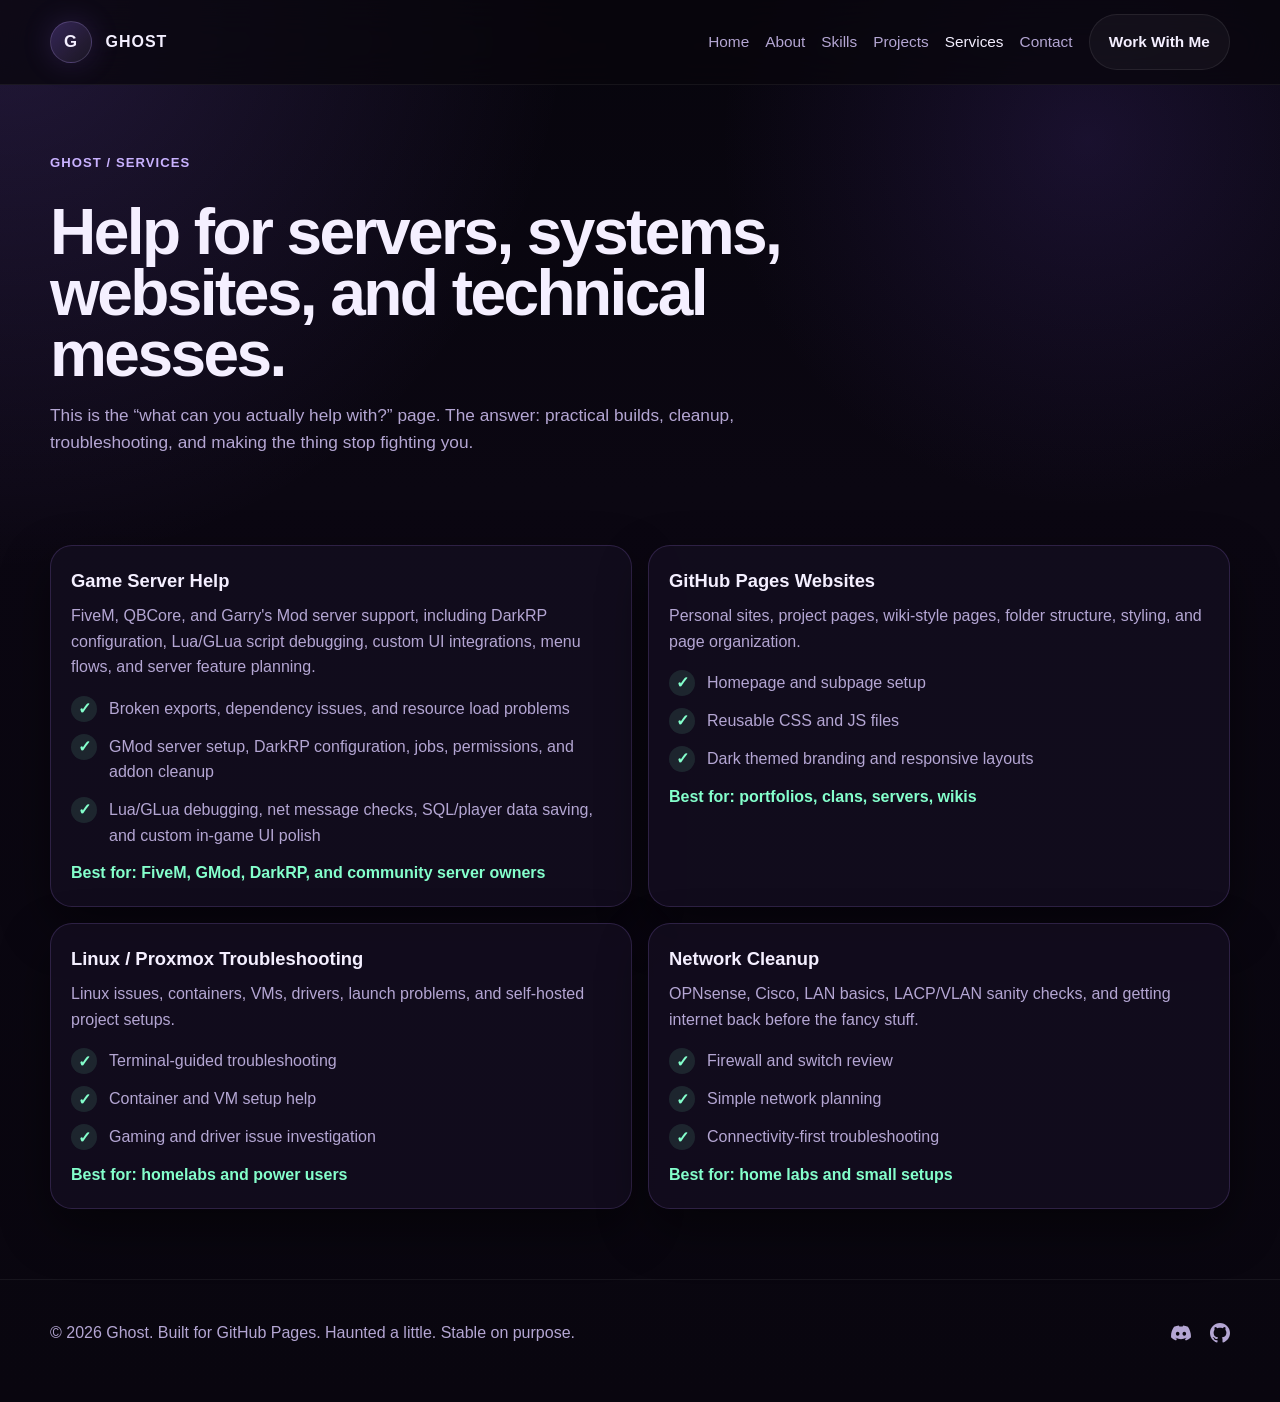
<file: services/index.html>
<!DOCTYPE html>
<html lang="en">
<head>
  <meta charset="UTF-8" />
  <meta name="viewport" content="width=device-width, initial-scale=1.0" />
  <title>Services | Ghost</title>
  <meta name="description" content="Technical services Ghost can help with, including FiveM and GMod server troubleshooting, Lua script debugging, GitHub Pages sites, Linux systems, and networking cleanup." />
  <link rel="icon" type="image/svg+xml" href="data:image/svg+xml,%3Csvg xmlns='http://www.w3.org/2000/svg' viewBox='0 0 100 100'%3E%3Ccircle cx='50' cy='50' r='50' fill='%239b6dff'/%3E%3Ctext x='50' y='68' font-size='55' font-weight='800' font-family='Inter,sans-serif' text-anchor='middle' fill='white'%3EG%3C/text%3E%3C/svg%3E" />
  <link rel="stylesheet" href="../assets/css/style.css?v=1.1" />
</head>
<body>
  <header class="topbar">
    <div class="container nav">
      <a class="brand" href="../" aria-label="Ghost home">
        <span class="brand-mark">G</span>
        <span>Ghost</span>
      </a>

      <button class="menu-toggle" aria-label="Toggle navigation menu">
        <span></span>
        <span></span>
        <span></span>
      </button>

      <nav class="nav-links" aria-label="Primary navigation">
        <a href="../">Home</a>
        <a href="../about/">About</a>
        <a href="../skills/">Skills</a>
        <a href="../projects/">Projects</a>
        <a href="../services/" class="active">Services</a>
        <a href="../contact/">Contact</a>
        <a class="button secondary" href="../contact/">Work With Me</a>
      </nav>
    </div>
  </header>

  <main>
    <section class="page-hero">
      <div class="container">
        <span class="breadcrumb">Ghost / Services</span>
        <h1>Help for servers, systems, websites, and technical messes.</h1>
        <p>
          This is the “what can you actually help with?” page.
          The answer: practical builds, cleanup, troubleshooting, and making the thing stop fighting you.
        </p>
      </div>
    </section>

    <section class="section">
      <div class="container grid two">
        <article class="card">
          <h3>Game Server Help</h3>
          <p>FiveM, QBCore, and Garry's Mod server support, including DarkRP configuration, Lua/GLua script debugging, custom UI integrations, menu flows, and server feature planning.</p>
          <ul class="feature-list">
            <li>Broken exports, dependency issues, and resource load problems</li>
            <li>GMod server setup, DarkRP configuration, jobs, permissions, and addon cleanup</li>
            <li>Lua/GLua debugging, net message checks, SQL/player data saving, and custom in-game UI polish</li>
          </ul>
          <span class="service-price">Best for: FiveM, GMod, DarkRP, and community server owners</span>
        </article>

        <article class="card">
          <h3>GitHub Pages Websites</h3>
          <p>Personal sites, project pages, wiki-style pages, folder structure, styling, and page organization.</p>
          <ul class="feature-list">
            <li>Homepage and subpage setup</li>
            <li>Reusable CSS and JS files</li>
            <li>Dark themed branding and responsive layouts</li>
          </ul>
          <span class="service-price">Best for: portfolios, clans, servers, wikis</span>
        </article>

        <article class="card">
          <h3>Linux / Proxmox Troubleshooting</h3>
          <p>Linux issues, containers, VMs, drivers, launch problems, and self-hosted project setups.</p>
          <ul class="feature-list">
            <li>Terminal-guided troubleshooting</li>
            <li>Container and VM setup help</li>
            <li>Gaming and driver issue investigation</li>
          </ul>
          <span class="service-price">Best for: homelabs and power users</span>
        </article>

        <article class="card">
          <h3>Network Cleanup</h3>
          <p>OPNsense, Cisco, LAN basics, LACP/VLAN sanity checks, and getting internet back before the fancy stuff.</p>
          <ul class="feature-list">
            <li>Firewall and switch review</li>
            <li>Simple network planning</li>
            <li>Connectivity-first troubleshooting</li>
          </ul>
          <span class="service-price">Best for: home labs and small setups</span>
        </article>
      </div>
    </section>
  </main>

  <footer>
    <div class="container footer-content">
      <p>© <span id="year"></span> Ghost. Built for GitHub Pages. Haunted a little. Stable on purpose.</p>
      <div class="footer-socials">
        <a href="https://discord.gg/aFdG89ye7g" target="_blank" rel="noopener" aria-label="Discord Server">
          <svg xmlns="http://www.w3.org/2000/svg" viewBox="0 0 127.14 96.36" width="20" height="20" fill="currentColor">
            <path d="M107.7,8.07A105.15,105.15,0,0,0,77.26,0a77.19,77.19,0,0,0-3.3,6.83A96.67,96.67,0,0,0,53.22,6.83,77.19,77.19,0,0,0,49.88,0,105.15,105.15,0,0,0,19.44,8.07C3.66,31.58-1.86,54.65,1,77.53A105.73,105.73,0,0,0,32,96.36a77.7,77.7,0,0,0,6.63-10.85,68.43,68.43,0,0,1-10.4-5A52.91,52.91,0,0,0,30,78.89a75.76,75.76,0,0,0,67.18,0,52.91,52.91,0,0,0,1.75,1.66,68.43,68.43,0,0,1-10.4,5,77.7,77.7,0,0,0,6.63,10.85,105.73,105.73,0,0,0,31-18.83C129,54.65,122.58,31.58,107.7,8.07ZM42.45,65.69C36.18,65.69,31,60,31,53S36.18,40.36,42.45,40.36,53.9,46,53.9,53,48.72,65.69,42.45,65.69Zm42.24,0C78.41,65.69,73.24,60,73.24,53S78.41,40.36,84.69,40.36,96.14,46,96.14,53,91,65.69,84.69,65.69Z"/>
          </svg>
        </a>
        <a href="https://github.com/GHOSTA1PHA1" target="_blank" rel="noopener" aria-label="GitHub Profile">
          <svg xmlns="http://www.w3.org/2000/svg" viewBox="0 0 24 24" width="20" height="20" fill="currentColor">
            <path d="M12 0c-6.626 0-12 5.373-12 12 0 5.302 3.438 9.8 8.207 11.387.599.111.793-.261.793-.577v-2.234c-3.338.726-4.033-1.416-4.033-1.416-.546-1.387-1.333-1.756-1.333-1.756-1.089-.745.083-.729.083-.729 1.205.084 1.839 1.237 1.839 1.237 1.07 1.834 2.807 1.304 3.492.997.107-.775.418-1.305.762-1.604-2.665-.305-5.467-1.334-5.467-5.931 0-1.311.469-2.381 1.236-3.221-.124-.303-.535-1.524.117-3.176 0 0 1.008-.322 3.301 1.23.957-.266 1.983-.399 3.003-.404 1.02.005 2.047.138 3.006.404 2.291-1.552 3.297-1.23 3.297-1.23.653 1.653.242 2.874.118 3.176.77.84 1.235 1.911 1.235 3.221 0 4.609-2.807 5.624-5.479 5.921.43.372.823 1.102.823 2.222v3.293c0 .319.192.694.801.576 4.765-1.589 8.199-6.086 8.199-11.386 0-6.627-5.373-12-12-12z"/>
          </svg>
        </a>
      </div>
    </div>
  </footer>

  <script src="../assets/js/main.js"></script>
</body>
</html>
</file>
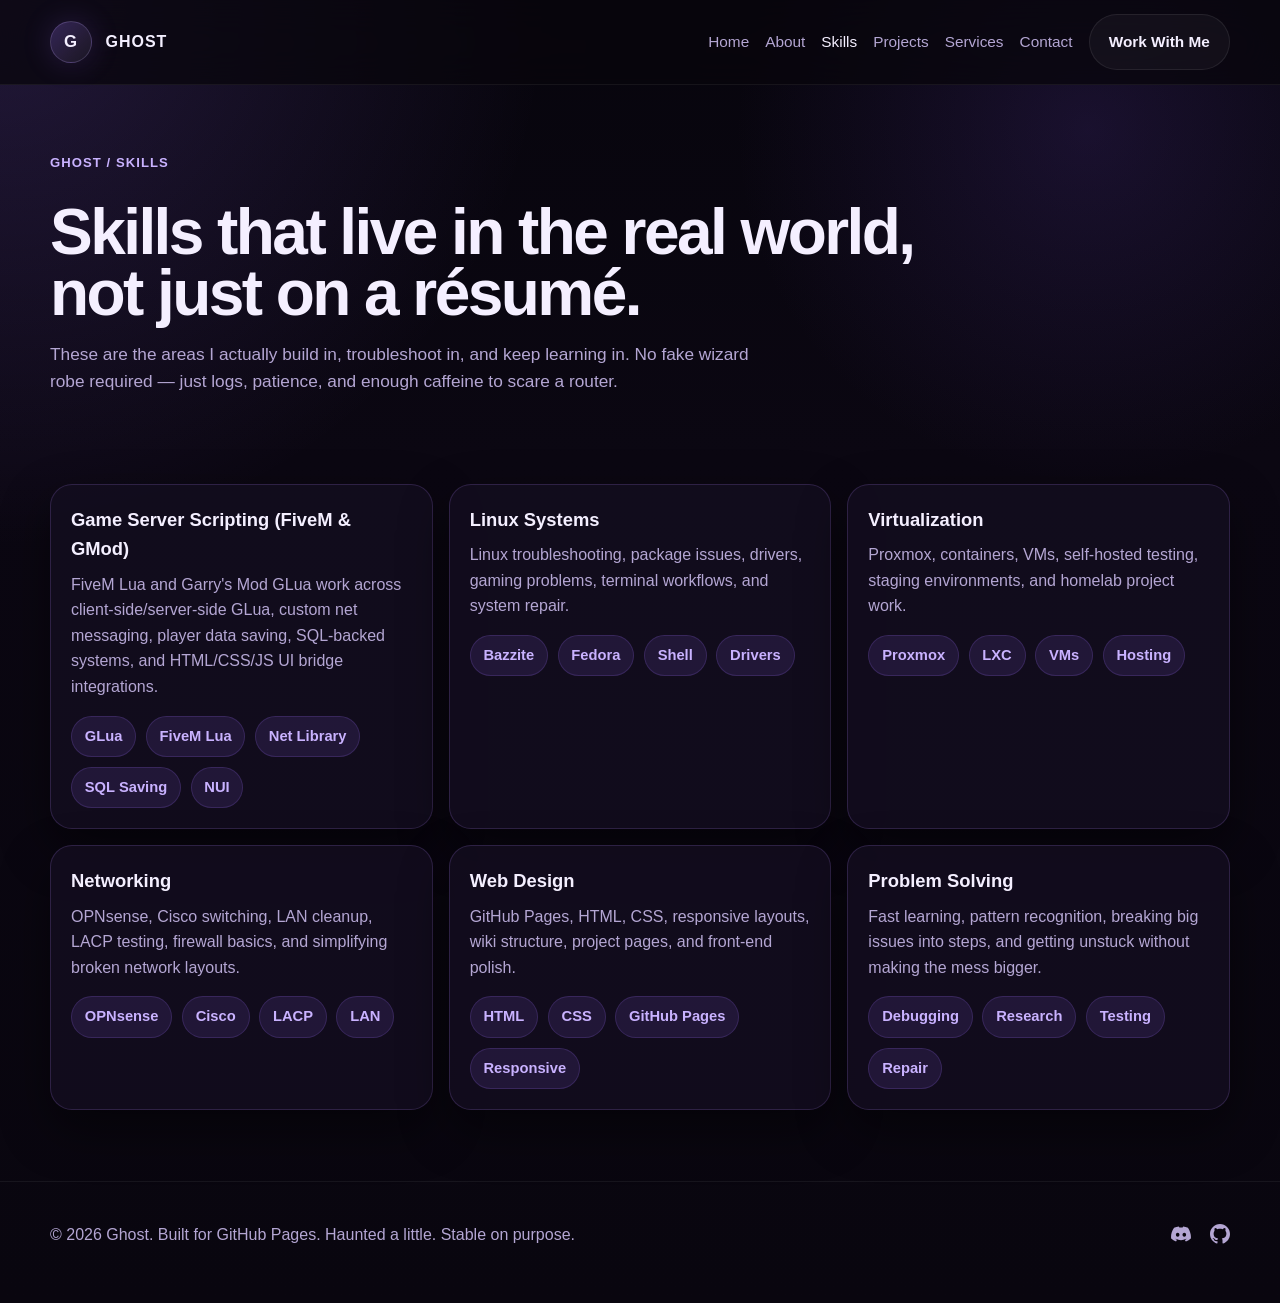
<file: skills/index.html>
<!DOCTYPE html>
<html lang="en">
<head>
  <meta charset="UTF-8" />
  <meta name="viewport" content="width=device-width, initial-scale=1.0" />
  <title>Skills | Ghost</title>
  <meta name="description" content="Ghost's technical skills across FiveM, GMod GLua, Lua scripting, Linux, Proxmox, networking, GitHub Pages, and web design." />
  <link rel="icon" type="image/svg+xml" href="data:image/svg+xml,%3Csvg xmlns='http://www.w3.org/2000/svg' viewBox='0 0 100 100'%3E%3Ccircle cx='50' cy='50' r='50' fill='%239b6dff'/%3E%3Ctext x='50' y='68' font-size='55' font-weight='800' font-family='Inter,sans-serif' text-anchor='middle' fill='white'%3EG%3C/text%3E%3C/svg%3E" />
  <link rel="stylesheet" href="../assets/css/style.css?v=1.1" />
</head>
<body>
  <header class="topbar">
    <div class="container nav">
      <a class="brand" href="../" aria-label="Ghost home">
        <span class="brand-mark">G</span>
        <span>Ghost</span>
      </a>

      <button class="menu-toggle" aria-label="Toggle navigation menu">
        <span></span>
        <span></span>
        <span></span>
      </button>

      <nav class="nav-links" aria-label="Primary navigation">
        <a href="../">Home</a>
        <a href="../about/">About</a>
        <a href="../skills/" class="active">Skills</a>
        <a href="../projects/">Projects</a>
        <a href="../services/">Services</a>
        <a href="../contact/">Contact</a>
        <a class="button secondary" href="../contact/">Work With Me</a>
      </nav>
    </div>
  </header>

  <main>
    <section class="page-hero">
      <div class="container">
        <span class="breadcrumb">Ghost / Skills</span>
        <h1>Skills that live in the real world, not just on a résumé.</h1>
        <p>
          These are the areas I actually build in, troubleshoot in, and keep learning in.
          No fake wizard robe required — just logs, patience, and enough caffeine to scare a router.
        </p>
      </div>
    </section>

    <section class="section">
      <div class="container grid three">
        <article class="card">
          <h3>Game Server Scripting (FiveM & GMod)</h3>
          <p>FiveM Lua and Garry's Mod GLua work across client-side/server-side GLua, custom net messaging, player data saving, SQL-backed systems, and HTML/CSS/JS UI bridge integrations.</p>
          <div class="pill-row">
            <span class="pill">GLua</span><span class="pill">FiveM Lua</span><span class="pill">Net Library</span><span class="pill">SQL Saving</span><span class="pill">NUI</span>
          </div>
        </article>

        <article class="card">
          <h3>Linux Systems</h3>
          <p>Linux troubleshooting, package issues, drivers, gaming problems, terminal workflows, and system repair.</p>
          <div class="pill-row">
            <span class="pill">Bazzite</span><span class="pill">Fedora</span><span class="pill">Shell</span><span class="pill">Drivers</span>
          </div>
        </article>

        <article class="card">
          <h3>Virtualization</h3>
          <p>Proxmox, containers, VMs, self-hosted testing, staging environments, and homelab project work.</p>
          <div class="pill-row">
            <span class="pill">Proxmox</span><span class="pill">LXC</span><span class="pill">VMs</span><span class="pill">Hosting</span>
          </div>
        </article>

        <article class="card">
          <h3>Networking</h3>
          <p>OPNsense, Cisco switching, LAN cleanup, LACP testing, firewall basics, and simplifying broken network layouts.</p>
          <div class="pill-row">
            <span class="pill">OPNsense</span><span class="pill">Cisco</span><span class="pill">LACP</span><span class="pill">LAN</span>
          </div>
        </article>

        <article class="card">
          <h3>Web Design</h3>
          <p>GitHub Pages, HTML, CSS, responsive layouts, wiki structure, project pages, and front-end polish.</p>
          <div class="pill-row">
            <span class="pill">HTML</span><span class="pill">CSS</span><span class="pill">GitHub Pages</span><span class="pill">Responsive</span>
          </div>
        </article>

        <article class="card">
          <h3>Problem Solving</h3>
          <p>Fast learning, pattern recognition, breaking big issues into steps, and getting unstuck without making the mess bigger.</p>
          <div class="pill-row">
            <span class="pill">Debugging</span><span class="pill">Research</span><span class="pill">Testing</span><span class="pill">Repair</span>
          </div>
        </article>
      </div>
    </section>
  </main>

  <footer>
    <div class="container footer-content">
      <p>© <span id="year"></span> Ghost. Built for GitHub Pages. Haunted a little. Stable on purpose.</p>
      <div class="footer-socials">
        <a href="https://discord.gg/aFdG89ye7g" target="_blank" rel="noopener" aria-label="Discord Server">
          <svg xmlns="http://www.w3.org/2000/svg" viewBox="0 0 127.14 96.36" width="20" height="20" fill="currentColor">
            <path d="M107.7,8.07A105.15,105.15,0,0,0,77.26,0a77.19,77.19,0,0,0-3.3,6.83A96.67,96.67,0,0,0,53.22,6.83,77.19,77.19,0,0,0,49.88,0,105.15,105.15,0,0,0,19.44,8.07C3.66,31.58-1.86,54.65,1,77.53A105.73,105.73,0,0,0,32,96.36a77.7,77.7,0,0,0,6.63-10.85,68.43,68.43,0,0,1-10.4-5A52.91,52.91,0,0,0,30,78.89a75.76,75.76,0,0,0,67.18,0,52.91,52.91,0,0,0,1.75,1.66,68.43,68.43,0,0,1-10.4,5,77.7,77.7,0,0,0,6.63,10.85,105.73,105.73,0,0,0,31-18.83C129,54.65,122.58,31.58,107.7,8.07ZM42.45,65.69C36.18,65.69,31,60,31,53S36.18,40.36,42.45,40.36,53.9,46,53.9,53,48.72,65.69,42.45,65.69Zm42.24,0C78.41,65.69,73.24,60,73.24,53S78.41,40.36,84.69,40.36,96.14,46,96.14,53,91,65.69,84.69,65.69Z"/>
          </svg>
        </a>
        <a href="https://github.com/GHOSTA1PHA1" target="_blank" rel="noopener" aria-label="GitHub Profile">
          <svg xmlns="http://www.w3.org/2000/svg" viewBox="0 0 24 24" width="20" height="20" fill="currentColor">
            <path d="M12 0c-6.626 0-12 5.373-12 12 0 5.302 3.438 9.8 8.207 11.387.599.111.793-.261.793-.577v-2.234c-3.338.726-4.033-1.416-4.033-1.416-.546-1.387-1.333-1.756-1.333-1.756-1.089-.745.083-.729.083-.729 1.205.084 1.839 1.237 1.839 1.237 1.07 1.834 2.807 1.304 3.492.997.107-.775.418-1.305.762-1.604-2.665-.305-5.467-1.334-5.467-5.931 0-1.311.469-2.381 1.236-3.221-.124-.303-.535-1.524.117-3.176 0 0 1.008-.322 3.301 1.23.957-.266 1.983-.399 3.003-.404 1.02.005 2.047.138 3.006.404 2.291-1.552 3.297-1.23 3.297-1.23.653 1.653.242 2.874.118 3.176.77.84 1.235 1.911 1.235 3.221 0 4.609-2.807 5.624-5.479 5.921.43.372.823 1.102.823 2.222v3.293c0 .319.192.694.801.576 4.765-1.589 8.199-6.086 8.199-11.386 0-6.627-5.373-12-12-12z"/>
          </svg>
        </a>
      </div>
    </div>
  </footer>

  <script src="../assets/js/main.js"></script>
</body>
</html>
</file>
<file: assets/css/style.css>
:root {
      --bg: #0a0711;
      --bg-soft: #130d1f;
      --panel: rgba(19, 13, 31, 0.86);
      --panel-2: rgba(27, 18, 44, 0.88);
      --line: rgba(176, 132, 255, 0.18);
      --text: #f4efff;
      --muted: #b4a6d3;
      --accent: #9b6dff;
      --accent-2: #c9b2ff;
      --success: #84ffcc;
      --shadow: 0 20px 50px rgba(0, 0, 0, 0.45);
      --radius: 22px;
      --radius-sm: 14px;
      --max: 1180px;
    }

    * {
      box-sizing: border-box;
    }

    html {
      scroll-behavior: smooth;
    }

    body {
      margin: 0;
      font-family: Inter, Segoe UI, Roboto, Helvetica, Arial, sans-serif;
      background:
        radial-gradient(circle at top left, rgba(155, 109, 255, 0.18), transparent 30%),
        radial-gradient(circle at 85% 10%, rgba(88, 56, 160, 0.22), transparent 22%),
        linear-gradient(180deg, #07050d 0%, #0b0712 35%, #09060f 100%);
      color: var(--text);
      line-height: 1.6;
      min-height: 100vh;
    }

    a {
      color: inherit;
      text-decoration: none;
    }

    img {
      max-width: 100%;
      display: block;
    }

    .container {
      width: min(var(--max), calc(100% - 2rem));
      margin: 0 auto;
    }

    .topbar {
      position: sticky;
      top: 0;
      z-index: 50;
      backdrop-filter: blur(18px);
      background: rgba(8, 6, 13, 0.75);
      border-bottom: 1px solid rgba(255, 255, 255, 0.06);
    }

    .nav {
      display: flex;
      align-items: center;
      justify-content: space-between;
      gap: 1rem;
      padding: 0.9rem 0;
    }

    .brand {
      display: flex;
      align-items: center;
      gap: 0.85rem;
      font-weight: 800;
      letter-spacing: 0.06em;
      text-transform: uppercase;
    }

    .brand-mark {
      width: 42px;
      height: 42px;
      border-radius: 50%;
      display: grid;
      place-items: center;
      font-size: 1.05rem;
      background: linear-gradient(135deg, rgba(155, 109, 255, 0.28), rgba(255,255,255,0.06));
      border: 1px solid rgba(201, 178, 255, 0.22);
      box-shadow: 0 0 30px rgba(155, 109, 255, 0.18);
    }

    .nav-links {
      display: flex;
      align-items: center;
      gap: 1rem;
      flex-wrap: wrap;
    }

    .nav-links a {
      color: var(--muted);
      font-size: 0.96rem;
      transition: 0.2s ease;
    }

    .nav-links a:hover,
    .nav-links a:focus {
      color: var(--text);
    }

    .button,
    button {
      border: 0;
      cursor: pointer;
      border-radius: 999px;
      padding: 0.9rem 1.2rem;
      font-weight: 700;
      transition: 0.22s ease;
    }

    .button.primary {
      background: linear-gradient(135deg, var(--accent), #6f41e6);
      color: white;
      box-shadow: 0 10px 30px rgba(104, 56, 224, 0.35);
    }

    .button.primary:hover {
      transform: translateY(-2px);
      box-shadow: 0 14px 36px rgba(104, 56, 224, 0.45);
    }

    .button.secondary {
      background: rgba(255,255,255,0.04);
      color: var(--text);
      border: 1px solid rgba(255,255,255,0.08);
    }

    .button.secondary:hover {
      background: rgba(255,255,255,0.08);
      transform: translateY(-2px);
    }

    .button.discord {
      background: #5865F2;
      color: white;
      box-shadow: 0 10px 30px rgba(88, 101, 242, 0.3);
      border: 1px solid rgba(255, 255, 255, 0.08);
      display: inline-flex;
      align-items: center;
      justify-content: center;
      gap: 0.55rem;
    }

    .button.discord:hover {
      background: #4752C4;
      transform: translateY(-2px);
      box-shadow: 0 14px 36px rgba(88, 101, 242, 0.45);
    }

    .hero {
      padding: 5rem 0 3rem;
    }

    .hero-grid {
      display: grid;
      grid-template-columns: 1.15fr 0.85fr;
      gap: 2rem;
      align-items: center;
    }

    .eyebrow {
      display: inline-flex;
      align-items: center;
      gap: 0.5rem;
      color: var(--accent-2);
      font-weight: 700;
      text-transform: uppercase;
      letter-spacing: 0.12em;
      font-size: 0.8rem;
      padding: 0.45rem 0.7rem;
      border-radius: 999px;
      background: rgba(155, 109, 255, 0.1);
      border: 1px solid rgba(155, 109, 255, 0.18);
    }

    h1 {
      font-size: clamp(2.4rem, 5vw, 5rem);
      line-height: 0.95;
      margin: 1rem 0;
      letter-spacing: -0.04em;
    }

    .hero p {
      color: var(--muted);
      font-size: 1.08rem;
      max-width: 62ch;
      margin-bottom: 1.4rem;
    }

    .hero-actions {
      display: flex;
      gap: 0.85rem;
      flex-wrap: wrap;
      margin-bottom: 1.5rem;
    }

    .stats {
      display: grid;
      grid-template-columns: repeat(3, 1fr);
      gap: 0.9rem;
      margin-top: 1.2rem;
    }

    .stat {
      padding: 1rem;
      background: rgba(255,255,255,0.03);
      border: 1px solid rgba(255,255,255,0.06);
      border-radius: var(--radius-sm);
    }

    .stat strong {
      display: block;
      font-size: 1.35rem;
      margin-bottom: 0.15rem;
    }

    .hero-card {
      position: relative;
      background: linear-gradient(180deg, rgba(25, 17, 40, 0.96), rgba(14, 10, 23, 0.96));
      border: 1px solid var(--line);
      border-radius: 30px;
      padding: 1.35rem;
      box-shadow: var(--shadow);
      overflow: hidden;
    }

    .hero-card::before {
      content: "";
      position: absolute;
      inset: -35% auto auto -10%;
      width: 220px;
      height: 220px;
      border-radius: 50%;
      background: radial-gradient(circle, rgba(155,109,255,0.24), transparent 70%);
      pointer-events: none;
    }

    .hero-image-wrap {
      border-radius: 26px;
      min-height: 360px;
      background:
        radial-gradient(circle at 50% 20%, rgba(185,145,255,0.18), transparent 25%),
        linear-gradient(180deg, rgba(155,109,255,0.10), rgba(255,255,255,0.02));
      border: 1px solid rgba(255,255,255,0.06);
      display: flex;
      align-items: center;
      justify-content: center;
      padding: 0.75rem;
      overflow: hidden;
      margin-bottom: 1rem;
    }

    .hero-card-image {
      width: 100%;
      max-width: 520px;
      height: auto;
      display: block;
      object-fit: contain;
      border-radius: 18px;
      filter: drop-shadow(0 18px 35px rgba(107, 56, 224, 0.35));
    }

    /* Mobile menu toggle */
    .menu-toggle {
      display: none;
      flex-direction: column;
      gap: 5px;
      background: none;
      border: 0;
      padding: 0.5rem;
      cursor: pointer;
      z-index: 60;
    }

    .menu-toggle span {
      display: block;
      width: 24px;
      height: 2px;
      background: var(--text);
      border-radius: 2px;
      transition: 0.3s ease;
    }

    .menu-toggle.active span:nth-child(1) {
      transform: rotate(45deg) translate(5px, 5px);
    }

    .menu-toggle.active span:nth-child(2) {
      opacity: 0;
    }

    .menu-toggle.active span:nth-child(3) {
      transform: rotate(-45deg) translate(5px, -5px);
    }

    .section {
      padding: 2.4rem 0;
    }

    .section-header {
      display: flex;
      justify-content: space-between;
      align-items: end;
      gap: 1rem;
      margin-bottom: 1.3rem;
      flex-wrap: wrap;
    }

    .section-header h2 {
      font-size: clamp(1.6rem, 3vw, 2.6rem);
      margin: 0;
      letter-spacing: -0.03em;
    }

    .section-header p {
      margin: 0;
      color: var(--muted);
      max-width: 65ch;
    }

    .grid {
      display: grid;
      gap: 1rem;
    }

    .grid.two {
      grid-template-columns: repeat(2, 1fr);
    }

    .grid.three {
      grid-template-columns: repeat(3, 1fr);
    }

    .card {
      background: var(--panel);
      border: 1px solid var(--line);
      border-radius: var(--radius);
      padding: 1.25rem;
      box-shadow: var(--shadow);
      transition: transform 0.25s ease, box-shadow 0.25s ease, border-color 0.25s ease;
    }

    .card:hover {
      transform: translateY(-4px);
      box-shadow: 0 24px 60px rgba(0, 0, 0, 0.5);
      border-color: rgba(176, 132, 255, 0.3);
    }

    .card h3 {
      margin-top: 0;
      margin-bottom: 0.5rem;
      font-size: 1.15rem;
    }

    .card p {
      color: var(--muted);
      margin: 0;
    }

    .pill-row {
      display: flex;
      flex-wrap: wrap;
      gap: 0.6rem;
      margin-top: 1rem;
    }

    .pill {
      padding: 0.5rem 0.8rem;
      border-radius: 999px;
      background: rgba(155, 109, 255, 0.12);
      border: 1px solid rgba(155, 109, 255, 0.18);
      color: var(--accent-2);
      font-size: 0.92rem;
      font-weight: 600;
    }

    .skill-list {
      list-style: none;
      padding: 0;
      margin: 0;
      display: grid;
      gap: 0.8rem;
    }

    .skill-list li {
      display: flex;
      align-items: start;
      gap: 0.8rem;
      color: var(--muted);
      padding: 0.9rem 0;
      border-bottom: 1px solid rgba(255,255,255,0.06);
    }

    .skill-list li:last-child {
      border-bottom: 0;
      padding-bottom: 0;
    }

    .check {
      width: 28px;
      height: 28px;
      display: grid;
      place-items: center;
      border-radius: 50%;
      background: rgba(132,255,204,0.11);
      color: var(--success);
      font-weight: 900;
      flex: none;
      margin-top: 0.1rem;
    }

    .project-card {
      position: relative;
      overflow: hidden;
    }

    .project-card::after {
      content: "";
      position: absolute;
      inset: auto -10% -40% auto;
      width: 180px;
      height: 180px;
      border-radius: 50%;
      background: radial-gradient(circle, rgba(155,109,255,0.15), transparent 70%);
      pointer-events: none;
    }

    .project-tag {
      display: inline-block;
      font-size: 0.78rem;
      font-weight: 700;
      text-transform: uppercase;
      letter-spacing: 0.08em;
      color: var(--accent-2);
      margin-bottom: 0.65rem;
    }

    .timeline {
      display: grid;
      gap: 1rem;
    }

    .timeline-item {
      display: grid;
      grid-template-columns: 90px 1fr;
      gap: 1rem;
      padding: 1rem;
      border-radius: 18px;
      background: rgba(255,255,255,0.03);
      border: 1px solid rgba(255,255,255,0.06);
    }

    .timeline-item .time {
      color: var(--accent-2);
      font-weight: 700;
    }

    .cta {
      margin: 2.5rem 0 4rem;
      background: linear-gradient(135deg, rgba(155,109,255,0.18), rgba(15,10,24,0.98));
      border: 1px solid rgba(201,178,255,0.15);
      border-radius: 28px;
      padding: 1.5rem;
      box-shadow: var(--shadow);
    }

    .cta-grid {
      display: grid;
      grid-template-columns: 1.1fr 0.9fr;
      gap: 1rem;
      align-items: center;
    }

    .contact-box {
      background: rgba(255,255,255,0.04);
      border: 1px solid rgba(255,255,255,0.07);
      border-radius: 20px;
      padding: 1rem;
    }

    .contact-box p {
      margin: 0.3rem 0;
      color: var(--muted);
    }

    footer {
      padding: 1.5rem 0 2.5rem;
      color: var(--muted);
      border-top: 1px solid rgba(255,255,255,0.06);
      margin-top: 2rem;
    }

    .footer-content {
      display: flex;
      justify-content: space-between;
      align-items: center;
      flex-wrap: wrap;
      gap: 1.2rem;
    }

    .footer-socials {
      display: flex;
      gap: 1.2rem;
      align-items: center;
    }

    .footer-socials a {
      color: var(--muted);
      transition: color 0.22s ease, transform 0.22s ease;
      display: inline-flex;
    }

    .footer-socials a:hover {
      color: var(--accent-2);
      transform: translateY(-2px);
    }

    .footer-socials svg {
      transition: filter 0.22s ease;
    }

    .footer-socials a:hover svg {
      filter: drop-shadow(0 0 8px var(--accent));
    }

    .muted {
      color: var(--muted);
    }



    @media (max-width: 960px) {
      .hero-grid,
      .cta-grid,
      .grid.three,
      .grid.two {
        grid-template-columns: 1fr;
      }

      .stats {
        grid-template-columns: 1fr;
      }

      .timeline-item {
        grid-template-columns: 1fr;
      }

      .nav {
        flex-wrap: wrap;
      }

      .menu-toggle {
        display: flex;
      }

      .nav-links {
        display: none;
        flex-direction: column;
        width: 100%;
        padding: 0.5rem 0;
      }

      .nav-links.open {
        display: flex;
      }
    }

    @media (max-width: 640px) {
      .hero {
        padding-top: 3.5rem;
      }

      h1 {
        font-size: 2.45rem;
      }

      .container {
        width: min(var(--max), calc(100% - 1rem));
      }

      .nav-links {
        gap: 0.7rem;
      }
    }

/* Utility classes moved out of inline HTML */
.cta-title {
  margin: 0.8rem 0 0.6rem;
}

.cta-text {
  margin: 0;
  max-width: 62ch;
}

.contact-title {
  margin-top: 0;
}

.contact-actions {
  margin-top: 1rem;
  margin-bottom: 0;
}

/* Multi-page additions */
.page-hero {
  padding: 4rem 0 2rem;
}

.page-hero h1 {
  max-width: 900px;
}

.page-hero p {
  color: var(--muted);
  font-size: 1.08rem;
  max-width: 76ch;
}

.breadcrumb {
  display: inline-flex;
  gap: 0.45rem;
  align-items: center;
  color: var(--accent-2);
  font-weight: 700;
  font-size: 0.82rem;
  letter-spacing: 0.08em;
  text-transform: uppercase;
  margin-bottom: 0.8rem;
}

.page-card-large {
  background: var(--panel);
  border: 1px solid var(--line);
  border-radius: var(--radius);
  padding: 1.5rem;
  box-shadow: var(--shadow);
}

.page-card-large p {
  color: var(--muted);
}

.feature-list {
  list-style: none;
  padding: 0;
  margin: 1rem 0 0;
  display: grid;
  gap: 0.75rem;
}

.feature-list li {
  display: flex;
  gap: 0.75rem;
  align-items: flex-start;
  color: var(--muted);
}

.feature-list li::before {
  content: "✓";
  display: grid;
  place-items: center;
  width: 26px;
  height: 26px;
  border-radius: 50%;
  background: rgba(132,255,204,0.11);
  color: var(--success);
  font-weight: 900;
  flex: none;
}

.callout {
  margin: 1.2rem 0;
  padding: 1rem;
  border-radius: 18px;
  border: 1px solid rgba(155, 109, 255, 0.22);
  background: rgba(155, 109, 255, 0.1);
  color: var(--accent-2);
  font-weight: 700;
}

.nav-links a.active {
  color: var(--text);
}

.service-price {
  display: inline-block;
  margin-top: 0.75rem;
  color: var(--success);
  font-weight: 800;
}

.code-note {
  font-family: Consolas, Monaco, monospace;
  color: var(--accent-2);
  background: rgba(255,255,255,0.045);
  border: 1px solid rgba(255,255,255,0.07);
  border-radius: 12px;
  padding: 0.65rem 0.8rem;
  display: inline-block;
  margin-top: 0.8rem;
}
</file>
